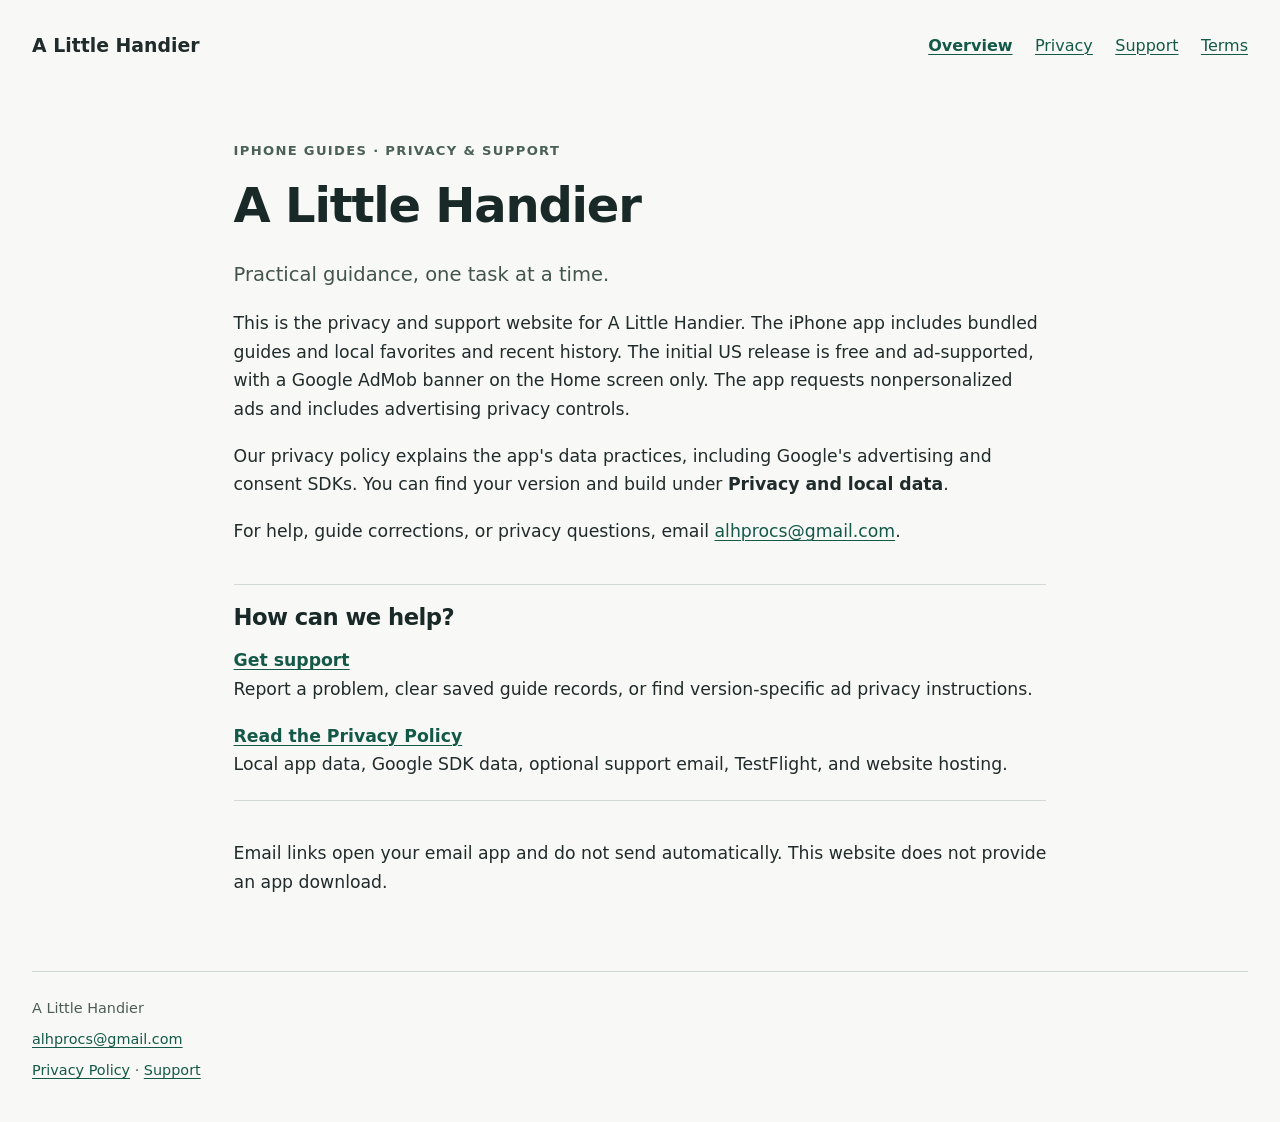
<file: index.html>
<!doctype html>
<html lang="en">
<head>
  <meta charset="utf-8">
  <meta name="viewport" content="width=device-width, initial-scale=1">
  <meta name="referrer" content="no-referrer">
  <meta http-equiv="Content-Security-Policy" content="default-src 'none'; style-src 'self'; base-uri 'none'; form-action 'none'">
  <title>A Little Handier Privacy and Support</title>
  <link rel="canonical" href="https://logantc-sudo.github.io/">
  <meta name="description" content="Privacy and support for A Little Handier, an iPhone guide app.">
  <link rel="stylesheet" href="styles.css">
</head>
<body>
  <a class="skip-link" href="#main">Skip to content</a>
  <header class="site-header">
    <a class="brand" href="index.html">A Little Handier</a>
    <nav aria-label="Main navigation"><a href="index.html" aria-current="page">Overview</a> <a href="privacy.html">Privacy</a> <a href="support.html">Support</a> <a href="terms.html">Terms</a></nav>
  </header>
  <main id="main" tabindex="-1">
<p class="eyebrow">iPhone guides · Privacy &amp; support</p>
<h1>A Little Handier</h1>
<p class="lede">Practical guidance, one task at a time.</p>
<p>This is the privacy and support website for A Little Handier. The iPhone app includes bundled guides and local favorites and recent history. The initial US release is free and ad-supported, with a Google AdMob banner on the Home screen only. The app requests nonpersonalized ads and includes advertising privacy controls.</p>
<p>Our privacy policy explains the app's data practices, including Google's advertising and consent SDKs. You can find your version and build under <strong>Privacy and local data</strong>.</p>
<p>For help, guide corrections, or privacy questions, email <a href="mailto:alhprocs@gmail.com">alhprocs@gmail.com</a>.</p>
<section class="page-links" aria-label="Privacy and support">
<h2>How can we help?</h2>
<p><a href="support.html">Get support</a><br>Report a problem, clear saved guide records, or find version-specific ad privacy instructions.</p>
<p><a href="privacy.html">Read the Privacy Policy</a><br>Local app data, Google SDK data, optional support email, TestFlight, and website hosting.</p>
</section>
<p>Email links open your email app and do not send automatically. This website does not provide an app download.</p>
  </main>
  <footer class="site-footer">
    <p>A Little Handier</p>
    <p><a href="mailto:alhprocs@gmail.com">alhprocs@gmail.com</a></p>
    <p><a href="privacy.html">Privacy Policy</a> <span aria-hidden="true">·</span> <a href="support.html">Support</a></p>
  </footer>
</body>
</html>
</file>
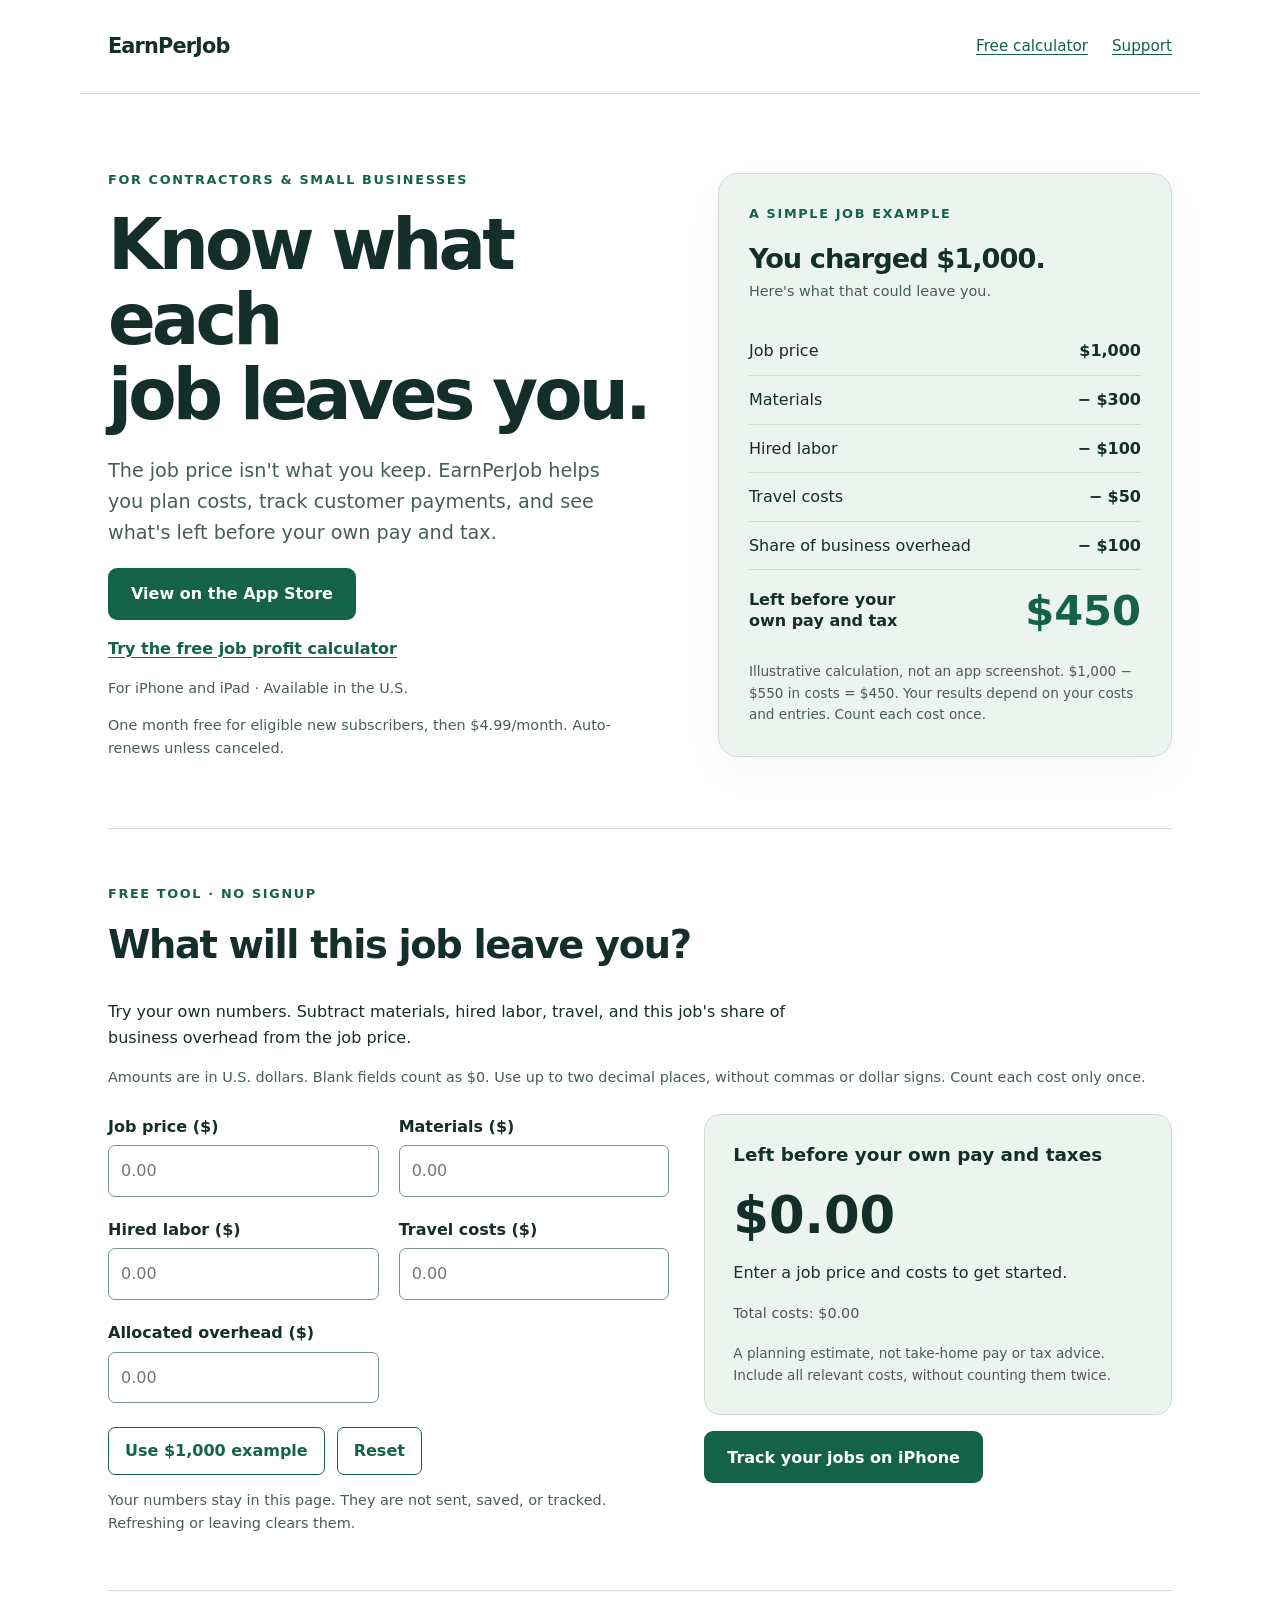
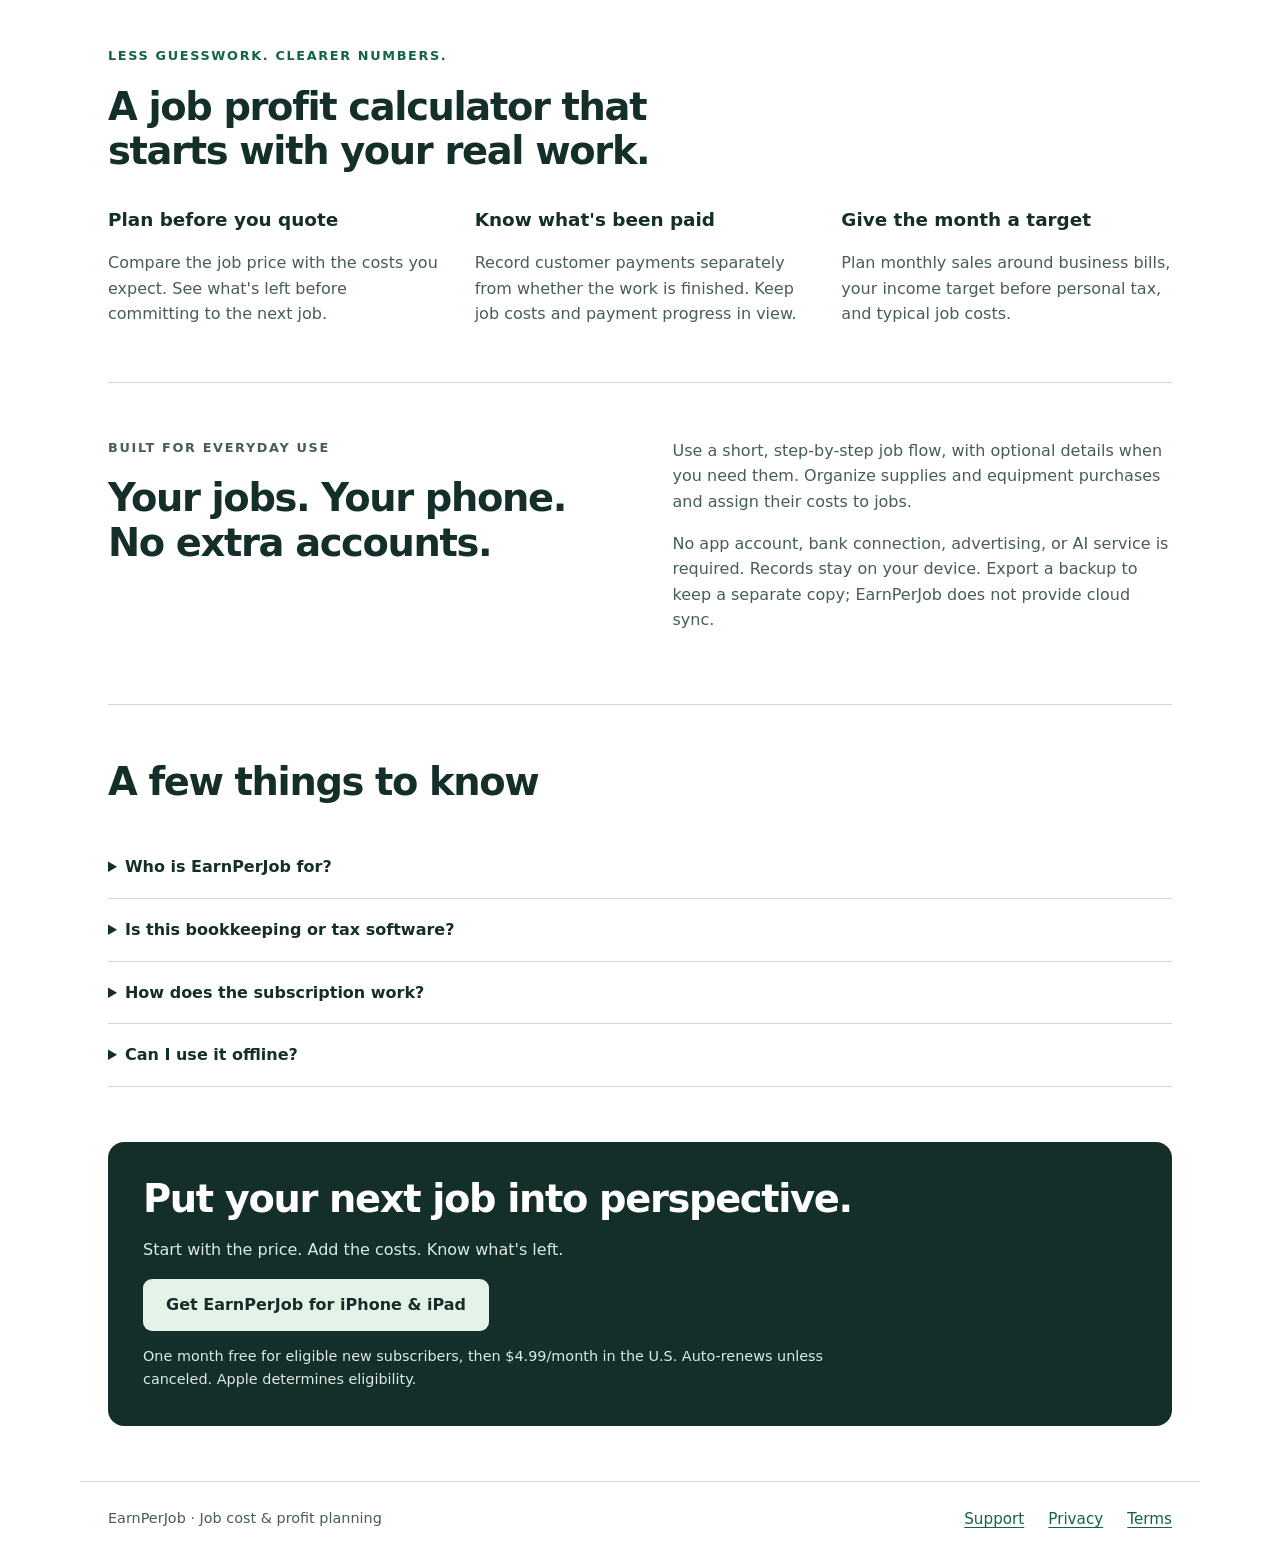
<file: earnperjob/index.html>
<!doctype html>
<html lang="en">
<head>
<meta charset="utf-8">
<meta name="viewport" content="width=device-width, initial-scale=1">
<meta name="description" content="EarnPerJob is a job profit calculator for contractors and small businesses. Plan job costs, track customer payments, and see what's left before your pay and tax.">
<meta name="referrer" content="no-referrer">
<meta http-equiv="Content-Security-Policy" content="default-src 'none'; style-src 'unsafe-inline'; script-src 'sha256-KXZNrXD0RI9CoqWhbAl+Rj/qrYNq8twZpm6u8+sJzBY='; base-uri 'none'; form-action 'none'">
<link rel="canonical" href="https://logantc-sudo.github.io/earnperjob/">
<meta property="og:type" content="website">
<meta property="og:title" content="EarnPerJob: Job Profit Calculator for Contractors">
<meta property="og:description" content="Know what each job leaves you. Plan costs, track customer payments, and set monthly sales goals on iPhone and iPad.">
<meta property="og:url" content="https://logantc-sudo.github.io/earnperjob/">
<title>EarnPerJob: Job Profit Calculator for Contractors</title>
<style>
:root{color-scheme:light;--ink:#142e29;--green:#146348;--soft:#ecf4ef;--muted:#475d56;--line:#cddbd3}*{box-sizing:border-box}html{scroll-behavior:smooth}body{margin:0;color:var(--ink);background:#fff;font:1rem/1.6 system-ui,-apple-system,BlinkMacSystemFont,"Segoe UI",sans-serif}a{color:var(--green);text-underline-offset:.2em}a:focus-visible,summary:focus-visible{outline:3px solid #c76511;outline-offset:5px}header,main,footer{max-width:1120px;margin:auto;padding-left:28px;padding-right:28px}header{display:flex;align-items:center;justify-content:space-between;gap:20px;min-height:94px;border-bottom:1px solid var(--line)}.brand{font-size:1.3rem;font-weight:800;letter-spacing:-.04em}nav{display:flex;gap:24px}nav a{font-size:.95rem}h1,h2,h3,p{margin-top:0}h1{font-size:clamp(2.65rem,5.5vw,4.7rem);line-height:1.06;letter-spacing:-.055em;margin-bottom:24px;max-width:680px}h2{font-size:clamp(1.8rem,3vw,2.6rem);line-height:1.16;letter-spacing:-.035em}h3{font-size:1.15rem;line-height:1.3}.hero{padding:76px 0 68px;display:grid;grid-template-columns:1.2fr 1fr;gap:65px;align-items:center}.eyebrow{text-transform:uppercase;letter-spacing:.13em;font-size:.8rem;font-weight:750;color:var(--green);margin-bottom:18px}.lede{font-size:1.2rem;color:var(--muted);max-width:520px}.button{display:inline-flex;align-items:center;justify-content:center;min-height:52px;padding:13px 23px;background:var(--green);border-radius:9px;color:white;text-decoration:none;font-weight:700}.button:hover{background:#0b4934}.fine{font-size:.9rem;color:var(--muted);margin:14px 0 0}.example{background:var(--soft);padding:30px;border:1px solid var(--line);border-radius:20px;box-shadow:0 16px 40px #142e290b}.example h2{font-size:1.7rem;margin-bottom:6px}.example .label{color:var(--muted);font-size:.9rem}dl{margin:24px 0 0}.row{display:flex;justify-content:space-between;gap:20px;padding:11px 0;border-bottom:1px solid var(--line)}dt,dd{margin:0}dd{font-variant-numeric:tabular-nums;font-weight:650;white-space:nowrap}.total{padding-top:20px;border:0;align-items:center}.total dd{font-size:2.6rem;color:var(--green);line-height:1}.total dt{max-width:180px;font-weight:700;line-height:1.3}.note{font-size:.85rem;color:var(--muted);margin:18px 0 0}.section{border-top:1px solid var(--line);padding:55px 0}.features{display:grid;grid-template-columns:repeat(3,1fr);gap:36px;margin-top:34px}.features p{color:var(--muted);margin-bottom:0}.split{display:grid;grid-template-columns:1fr 1fr;gap:65px}.split p{color:var(--muted)}details{border-bottom:1px solid var(--line);padding:18px 0}summary{font-weight:650;cursor:pointer;padding-right:12px}details p{margin:12px 0 0;max-width:850px;color:var(--muted)}.closing{padding:35px;border-radius:16px;background:var(--ink);color:white;margin-bottom:55px}.closing h2{margin-bottom:16px}.closing p{max-width:740px;color:#dceae2}.closing .button{background:#e3f3e8;color:var(--ink)}.closing a:not(.button){color:#dceae2}footer{padding-top:25px;padding-bottom:35px;border-top:1px solid var(--line);font-size:.9rem;color:var(--muted);display:flex;justify-content:space-between;gap:24px;flex-wrap:wrap}footer p{margin:0}.skip{position:absolute;left:16px;top:-80px;padding:12px;background:#fff;z-index:2}.skip:focus{top:10px}@media(max-width:760px){header,main,footer{padding-left:22px;padding-right:22px}header{min-height:80px}nav{gap:16px}.hero{grid-template-columns:1fr;gap:35px;padding:45px 0}.features,.split{grid-template-columns:1fr;gap:27px}.section{padding:38px 0}.example{padding:24px}.closing{padding:25px;margin-bottom:38px}.total dd{font-size:2.3rem}}@media(prefers-reduced-motion:reduce){html{scroll-behavior:auto}}

.calc-layout{display:grid;grid-template-columns:minmax(0,1.2fr) minmax(0,1fr);gap:35px;align-items:start}.calc-fields{display:grid;grid-template-columns:repeat(2,minmax(0,1fr));gap:20px}.calc-field label{display:block;font-weight:650;margin-bottom:6px}.calc-field input{width:100%;min-width:0;border:1px solid #7b9286;border-radius:7px;padding:12px;font:inherit;color:var(--ink);background:white}.calc-field input:focus-visible,.calc-actions button:focus-visible{outline:3px solid #c76511;outline-offset:3px}.calc-field input[aria-invalid=true]{border:2px solid #a12b26}.calc-error{display:block;color:#a12b26;font-size:.9rem;margin-top:5px}.calc-error:empty{display:none}.calc-actions{display:flex;flex-wrap:wrap;gap:12px;margin-top:24px}.calc-actions button{font:inherit;font-weight:650;cursor:pointer;border:1px solid var(--green);background:white;color:var(--green);border-radius:7px;min-height:48px;padding:10px 16px}.calc-result{padding:28px;background:var(--soft);border:1px solid var(--line);border-radius:16px;min-width:0}.calc-result output{display:block;font-size:clamp(2rem,4vw,3.2rem);font-weight:800;line-height:1.2;overflow-wrap:anywhere;margin:14px 0}.calc-result .loss{color:#a12b26}.calc-result p:last-child{margin-bottom:0}.calc-intro{max-width:750px}.hero-calc{margin-top:16px;font-weight:650}.calc-section{scroll-margin-top:20px}@media(max-width:760px){.calc-layout{grid-template-columns:minmax(0,1fr)}.calc-fields{gap:16px}.calc-result{padding:22px}}@media(max-width:380px){.calc-fields{grid-template-columns:minmax(0,1fr)}header{flex-wrap:wrap;padding-top:16px;padding-bottom:16px;gap:12px}nav{flex-wrap:wrap}}
</style>
</head>
<body>
<a class="skip" href="#main">Skip to content</a>
<header><span class="brand">EarnPerJob</span><nav aria-label="Main navigation"><a href="#calculator">Free calculator</a><a href="support.html">Support</a></nav></header>
<main id="main">
<section class="hero" aria-labelledby="headline">
<div><p class="eyebrow">For contractors &amp; small businesses</p><h1 id="headline">Know what each<br>job leaves you.</h1><p class="lede">The job price isn't what you keep. EarnPerJob helps you plan costs, track customer payments, and see what's left before your own pay and tax.</p><a class="button" href="https://apps.apple.com/us/app/earnperjob/id6832246798">View on the App Store</a><p class="hero-calc"><a href="#calculator">Try the free job profit calculator</a></p><p class="fine">For iPhone and iPad · Available in the U.S.</p><p class="fine">One month free for eligible new subscribers, then $4.99/month. Auto-renews unless canceled.</p></div>
<aside class="example" id="example" aria-labelledby="example-title"><p class="eyebrow">A simple job example</p><h2 id="example-title">You charged $1,000.</h2><p class="label">Here's what that could leave you.</p><dl><div class="row"><dt>Job price</dt><dd>$1,000</dd></div><div class="row"><dt>Materials</dt><dd>− $300</dd></div><div class="row"><dt>Hired labor</dt><dd>− $100</dd></div><div class="row"><dt>Travel costs</dt><dd>− $50</dd></div><div class="row"><dt>Share of business overhead</dt><dd>− $100</dd></div><div class="row total"><dt>Left before your own pay and tax</dt><dd>$450</dd></div></dl><p class="note">Illustrative calculation, not an app screenshot. $1,000 − $550 in costs = $450. Your results depend on your costs and entries. Count each cost once.</p></aside>
</section>
<section class="section calc-section" id="calculator" aria-labelledby="calc-title"><p class="eyebrow">Free tool · No signup</p><h2 id="calc-title">What will this job leave you?</h2><p class="calc-intro">Try your own numbers. Subtract materials, hired labor, travel, and this job's share of business overhead from the job price.</p><p class="fine" id="calc-help">Amounts are in U.S. dollars. Blank fields count as $0. Use up to two decimal places, without commas or dollar signs. Count each cost only once.</p><div class="calc-layout" style="margin-top:24px"><div><div class="calc-fields"><div class="calc-field"><label for="calc-price">Job price ($)</label><input id="calc-price" name="price" type="text" inputmode="decimal" autocomplete="off" spellcheck="false" placeholder="0.00" aria-describedby="calc-help error-price"><span class="calc-error" id="error-price"></span></div><div class="calc-field"><label for="calc-materials">Materials ($)</label><input id="calc-materials" name="materials" type="text" inputmode="decimal" autocomplete="off" spellcheck="false" placeholder="0.00" aria-describedby="calc-help error-materials"><span class="calc-error" id="error-materials"></span></div><div class="calc-field"><label for="calc-labor">Hired labor ($)</label><input id="calc-labor" name="labor" type="text" inputmode="decimal" autocomplete="off" spellcheck="false" placeholder="0.00" aria-describedby="calc-help error-labor"><span class="calc-error" id="error-labor"></span></div><div class="calc-field"><label for="calc-travel">Travel costs ($)</label><input id="calc-travel" name="travel" type="text" inputmode="decimal" autocomplete="off" spellcheck="false" placeholder="0.00" aria-describedby="calc-help error-travel"><span class="calc-error" id="error-travel"></span></div><div class="calc-field"><label for="calc-overhead">Allocated overhead ($)</label><input id="calc-overhead" name="overhead" type="text" inputmode="decimal" autocomplete="off" spellcheck="false" placeholder="0.00" aria-describedby="calc-help error-overhead"><span class="calc-error" id="error-overhead"></span></div></div><div class="calc-actions"><button type="button" id="calc-example">Use $1,000 example</button><button type="button" id="calc-reset">Reset</button></div><p class="fine">Your numbers stay in this page. They are not sent, saved, or tracked. Refreshing or leaving clears them.</p></div><div><div class="calc-result" aria-live="polite" aria-atomic="true"><h3>Left before your own pay and taxes</h3><output id="calc-result" for="calc-price calc-materials calc-labor calc-travel calc-overhead">$0.00</output><p id="calc-status">Enter a job price and costs to get started.</p><p class="fine" id="calc-costs">Total costs: $0.00</p><p class="note">A planning estimate, not take-home pay or tax advice. Include all relevant costs, without counting them twice.</p></div><p style="margin:16px 0 0"><a class="button" href="https://apps.apple.com/us/app/earnperjob/id6832246798">Track your jobs on iPhone</a></p></div></div><noscript><p>This calculator needs JavaScript. The worked example above is still available.</p></noscript></section>
<section class="section" aria-labelledby="features-title"><p class="eyebrow">Less guesswork. Clearer numbers.</p><h2 id="features-title">A job profit calculator that<br>starts with your real work.</h2><div class="features"><div><h3>Plan before you quote</h3><p>Compare the job price with the costs you expect. See what's left before committing to the next job.</p></div><div><h3>Know what's been paid</h3><p>Record customer payments separately from whether the work is finished. Keep job costs and payment progress in view.</p></div><div><h3>Give the month a target</h3><p>Plan monthly sales around business bills, your income target before personal tax, and typical job costs.</p></div></div></section>
<section class="section split" aria-labelledby="simple-title"><div><p class="eyebrow">Built for everyday use</p><h2 id="simple-title">Your jobs. Your phone.<br>No extra accounts.</h2></div><div><p>Use a short, step-by-step job flow, with optional details when you need them. Organize supplies and equipment purchases and assign their costs to jobs.</p><p>No app account, bank connection, advertising, or AI service is required. Records stay on your device. Export a backup to keep a separate copy; EarnPerJob does not provide cloud sync.</p></div></section>
<section class="section" aria-labelledby="faq-title"><h2 id="faq-title">A few things to know</h2><details><summary>Who is EarnPerJob for?</summary><p>Contractors, handymen, and other small service businesses that want a clearer picture of job costs and what's left from each job. Calculations use U.S. dollars.</p></details><details><summary>Is this bookkeeping or tax software?</summary><p>No. EarnPerJob provides planning estimates based on your entries. The amount left from a job is before your own pay and tax. It is not bookkeeping, tax filing, or professional accounting advice.</p></details><details><summary>How does the subscription work?</summary><p>An active Apple-managed subscription is required to create or edit records. Eligible new subscribers get one month free, then $4.99 per month in the U.S., renewing automatically unless canceled. Apple determines trial eligibility. Check the App Store purchase screen before confirming and manage or cancel your subscription through Apple. You can still view and export saved records without an active subscription.</p></details><details><summary>Can I use it offline?</summary><p>Saved records and calculations are local. Existing Apple-verified subscription access can continue while its verified validity remains current. Purchases, restoring purchases, and subscription updates may require an internet connection. See <a href="support.html">support</a> for details.</p></details></section>
<section class="closing" aria-labelledby="download-title"><h2 id="download-title">Put your next job into perspective.</h2><p>Start with the price. Add the costs. Know what's left.</p><a class="button" href="https://apps.apple.com/us/app/earnperjob/id6832246798">Get EarnPerJob for iPhone &amp; iPad</a><p class="fine">One month free for eligible new subscribers, then $4.99/month in the U.S. Auto-renews unless canceled. Apple determines eligibility.</p></section>
</main>
<footer><p>EarnPerJob · Job cost &amp; profit planning</p><nav aria-label="Legal and help"><a href="support.html">Support</a><a href="privacy.html">Privacy</a><a href="https://www.apple.com/legal/internet-services/itunes/dev/stdeula/">Terms</a></nav></footer>
<script>
(() => {
  'use strict';
  const keys = ['price', 'materials', 'labor', 'travel', 'overhead'];
  const fields = keys.map(key => document.getElementById('calc-' + key));
  const output = document.getElementById('calc-result');
  const status = document.getElementById('calc-status');
  const costs = document.getElementById('calc-costs');
  function cents(raw) {
    const text = raw.trim();
    if (text === '') return 0;
    if (!/^(?:\d+(?:\.\d{0,2})?|\.\d{1,2})$/.test(text)) return null;
    const parts = text.split('.');
    const whole = parts[0] || '0';
    if (whole.length > 7) return null;
    const value = Number(whole) * 100 + Number(((parts[1] || '') + '00').slice(0, 2));
    return Number.isSafeInteger(value) && value <= 999999999 ? value : null;
  }
  function money(value) {
    const absolute = Math.abs(value);
    return (value < 0 ? '-$' : '$') + Math.floor(absolute / 100).toLocaleString('en-US') + '.' + String(absolute % 100).padStart(2, '0');
  }
  function update() {
    const values = fields.map((field, i) => {
      const value = cents(field.value);
      field.setAttribute('aria-invalid', String(value === null));
      document.getElementById('error-' + keys[i]).textContent = value === null ? 'Enter $0 to $9,999,999.99, using up to 2 decimals and no symbols.' : '';
      return value;
    });
    output.classList.remove('loss');
    if (values.some(value => value === null)) {
      output.textContent = 'Check amounts';
      status.textContent = 'Correct the highlighted fields to see a result.';
      costs.textContent = 'Total costs: unavailable';
      return;
    }
    const total = values.slice(1).reduce((sum, value) => sum + value, 0);
    const remaining = values[0] - total;
    output.textContent = money(remaining);
    costs.textContent = 'Total costs: ' + money(total);
    output.classList.toggle('loss', remaining < 0);
    status.textContent = fields.every(field => field.value.trim() === '') ? 'Enter a job price and costs to get started.' : remaining < 0 ? 'Costs exceed the job price. This job shows a loss before your own pay and taxes.' : remaining === 0 ? 'Break-even on these costs. Nothing remains for your own pay or taxes.' : 'This is what remains after the costs entered, before your own pay and taxes.';
  }
  fields.forEach(field => field.addEventListener('input', update));
  document.getElementById('calc-example').addEventListener('click', () => {
    [1000, 300, 100, 50, 100].forEach((value, i) => { fields[i].value = String(value); }); update();
  });
  document.getElementById('calc-reset').addEventListener('click', () => {
    fields.forEach(field => { field.value = ''; }); update(); fields[0].focus();
  });
  window.addEventListener('pageshow', () => { fields.forEach(field => { field.value = ''; }); update(); });
  update();
})();
</script>
</body>
</html>
</file>
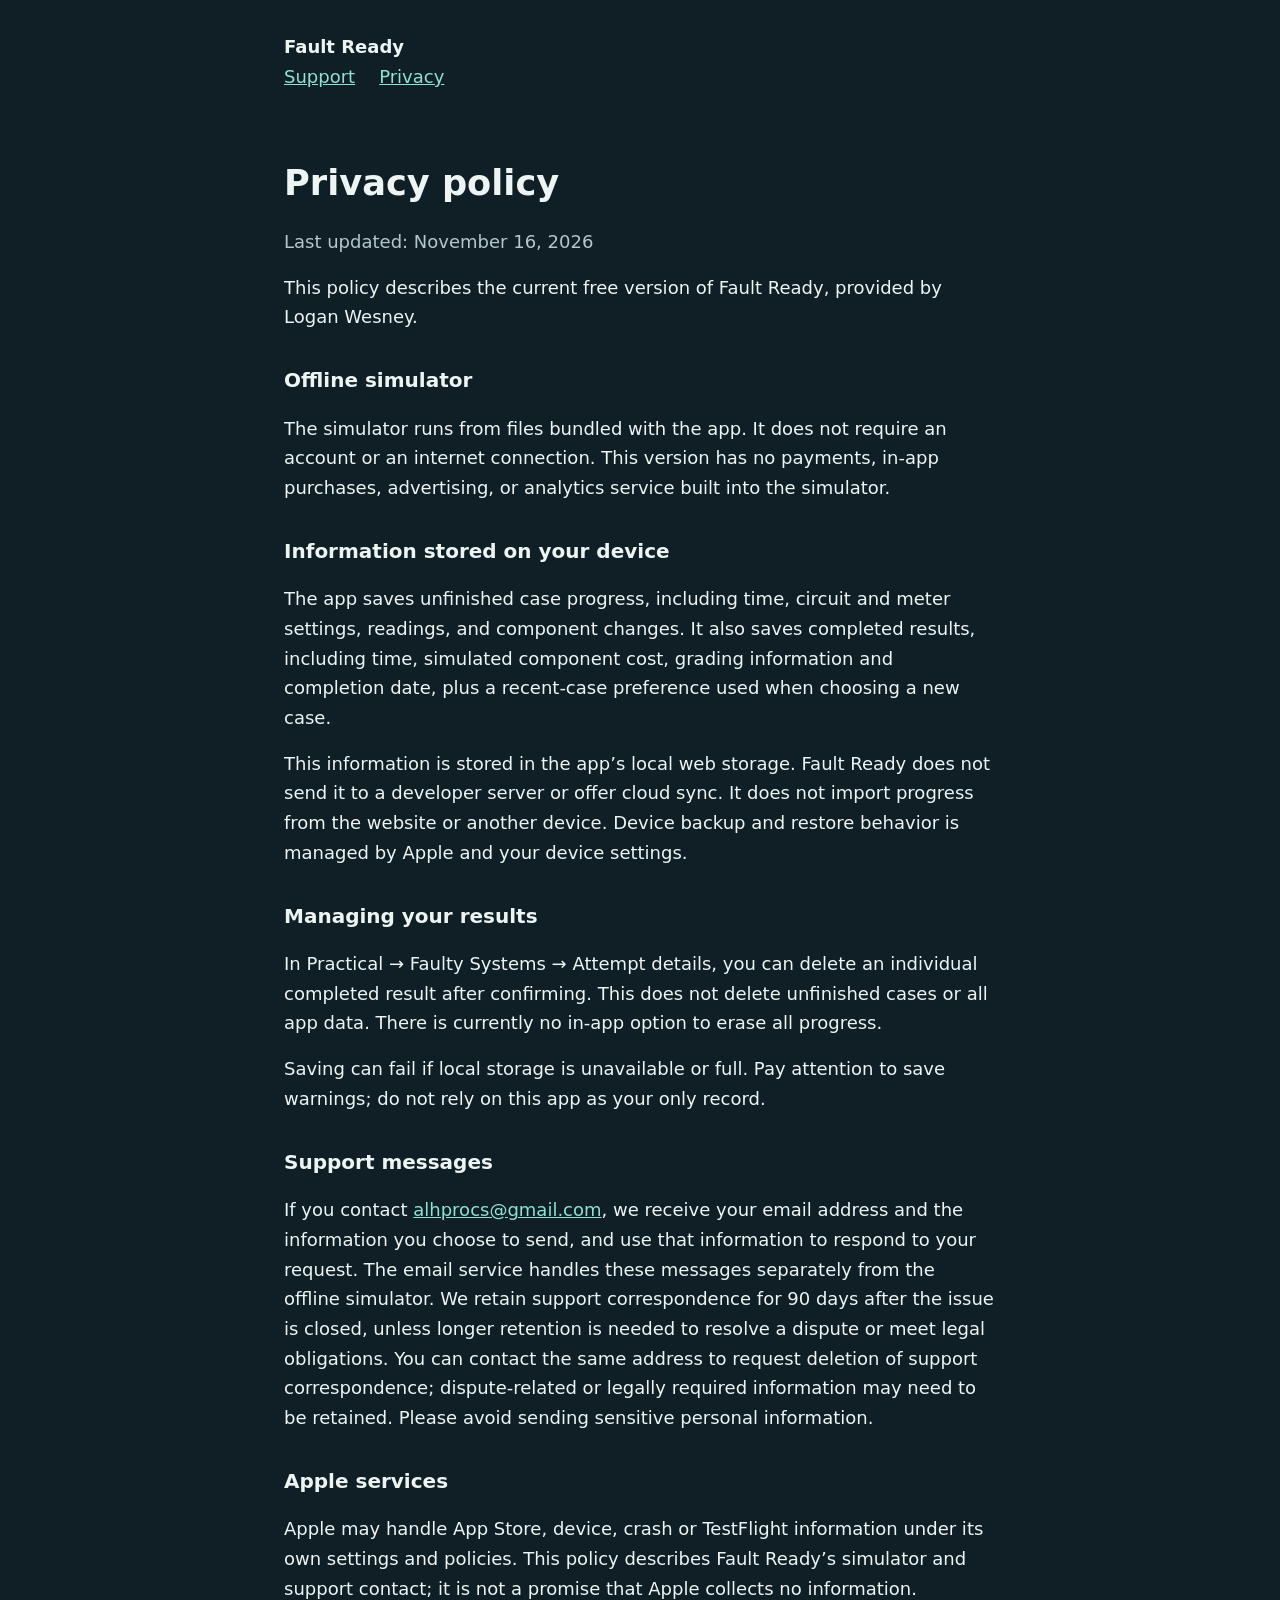
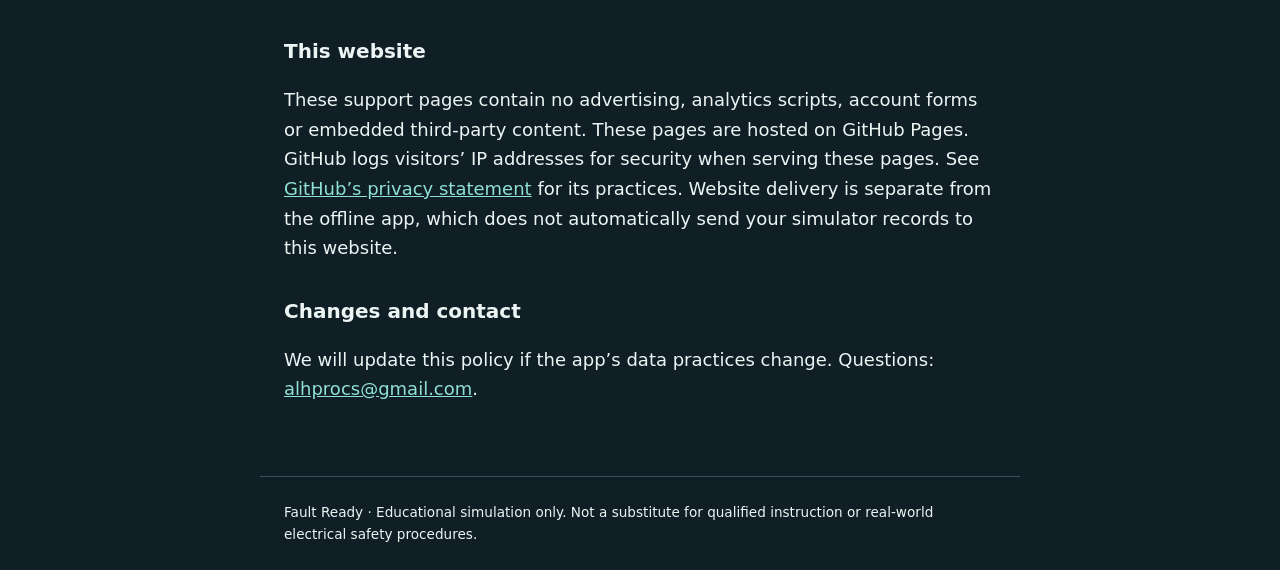
<file: fault-ready/privacy/index.html>
<!doctype html><html lang="en"><head><meta charset="utf-8"><meta name="referrer" content="no-referrer"><meta name="viewport" content="width=device-width,initial-scale=1"><meta http-equiv="Content-Security-Policy" content="default-src 'none'; style-src 'self'; base-uri 'none'; form-action 'none'"><title>Privacy · Fault Ready</title><link rel="stylesheet" href="../style.css"></head><body><header><strong>Fault Ready</strong><nav aria-label="Support navigation"><a href="../support/">Support</a><a href="../privacy/">Privacy</a></nav></header><main id="main"><h1>Privacy policy</h1><p class="muted">Last updated: November 16, 2026</p><p>This policy describes the current free version of Fault Ready, provided by Logan Wesney.</p><h2>Offline simulator</h2><p>The simulator runs from files bundled with the app. It does not require an account or an internet connection. This version has no payments, in-app purchases, advertising, or analytics service built into the simulator.</p><h2>Information stored on your device</h2><p>The app saves unfinished case progress, including time, circuit and meter settings, readings, and component changes. It also saves completed results, including time, simulated component cost, grading information and completion date, plus a recent-case preference used when choosing a new case.</p><p>This information is stored in the app’s local web storage. Fault Ready does not send it to a developer server or offer cloud sync. It does not import progress from the website or another device. Device backup and restore behavior is managed by Apple and your device settings.</p><h2>Managing your results</h2><p>In Practical → Faulty Systems → Attempt details, you can delete an individual completed result after confirming. This does not delete unfinished cases or all app data. There is currently no in-app option to erase all progress.</p><p>Saving can fail if local storage is unavailable or full. Pay attention to save warnings; do not rely on this app as your only record.</p><h2>Support messages</h2><p>If you contact <a href="mailto:alhprocs@gmail.com">alhprocs@gmail.com</a>, we receive your email address and the information you choose to send, and use that information to respond to your request. The email service handles these messages separately from the offline simulator. We retain support correspondence for 90 days after the issue is closed, unless longer retention is needed to resolve a dispute or meet legal obligations. You can contact the same address to request deletion of support correspondence; dispute-related or legally required information may need to be retained. Please avoid sending sensitive personal information.</p><h2>Apple services</h2><p>Apple may handle App Store, device, crash or TestFlight information under its own settings and policies. This policy describes Fault Ready’s simulator and support contact; it is not a promise that Apple collects no information.</p><h2>This website</h2><p>These support pages contain no advertising, analytics scripts, account forms or embedded third-party content. These pages are hosted on GitHub Pages. GitHub logs visitors’ IP addresses for security when serving these pages. See <a href="https://docs.github.com/en/site-policy/privacy-policies/github-general-privacy-statement">GitHub’s privacy statement</a> for its practices. Website delivery is separate from the offline app, which does not automatically send your simulator records to this website.</p><h2>Changes and contact</h2><p>We will update this policy if the app’s data practices change. Questions: <a href="mailto:alhprocs@gmail.com">alhprocs@gmail.com</a>.</p></main><footer>Fault Ready · Educational simulation only. Not a substitute for qualified instruction or real-world electrical safety procedures.</footer></body></html>
</file>
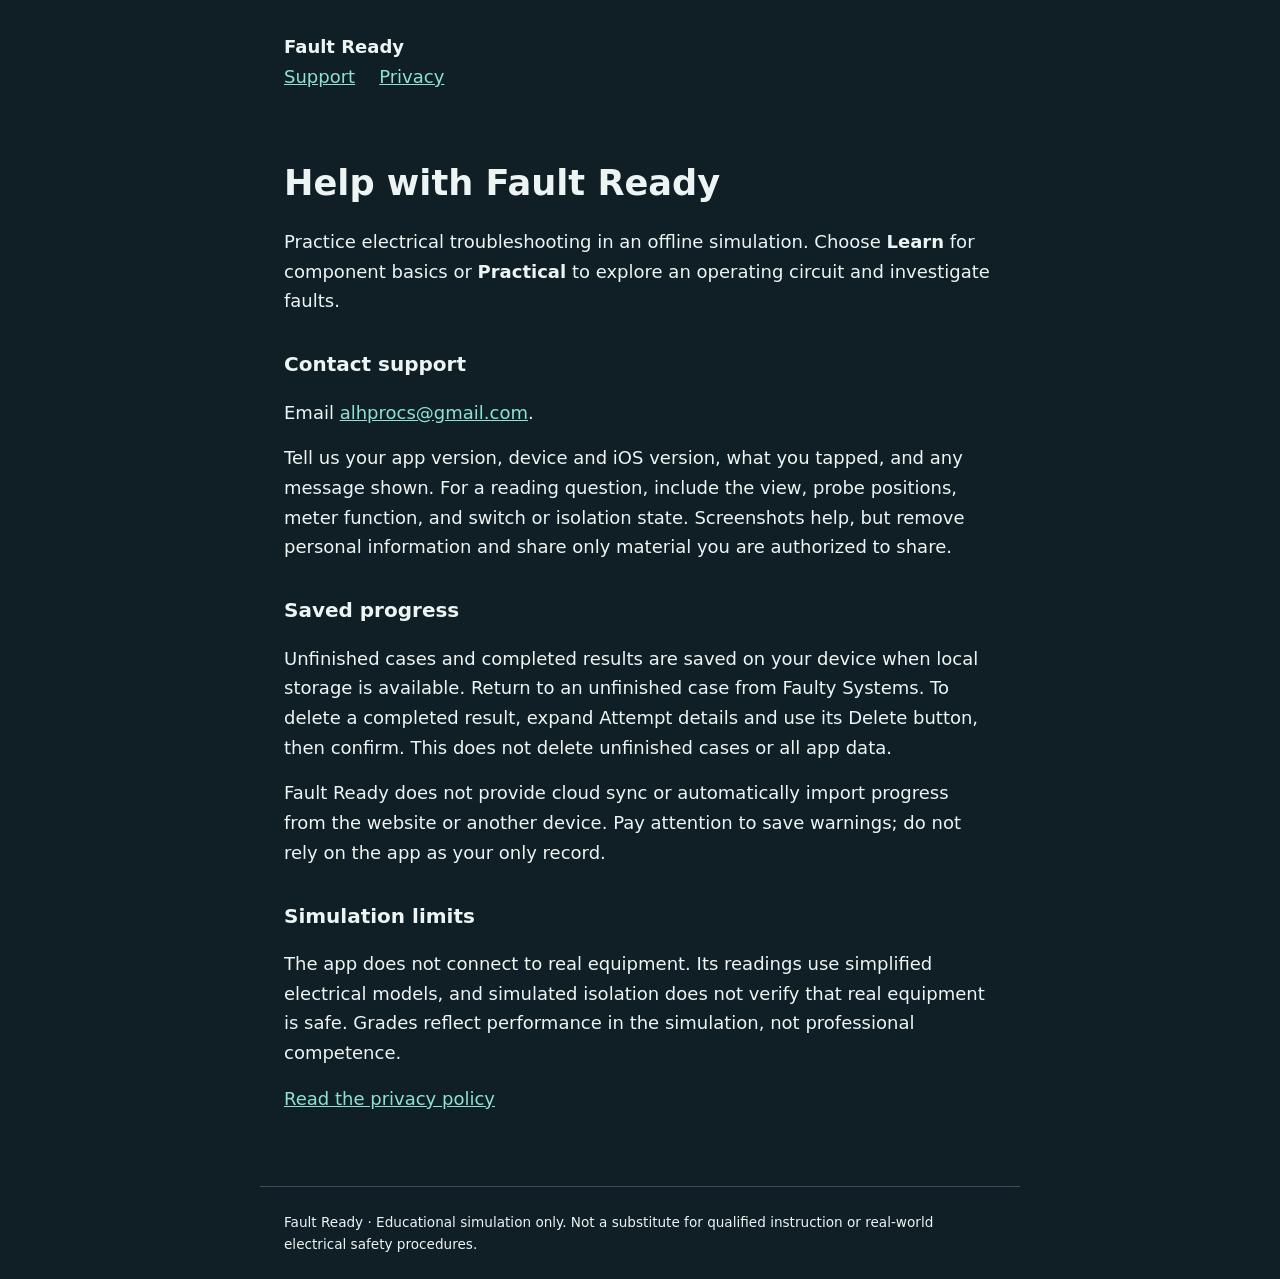
<file: fault-ready/support/index.html>
<!doctype html><html lang="en"><head><meta charset="utf-8"><meta name="referrer" content="no-referrer"><meta name="viewport" content="width=device-width,initial-scale=1"><meta http-equiv="Content-Security-Policy" content="default-src 'none'; style-src 'self'; base-uri 'none'; form-action 'none'"><title>Support · Fault Ready</title><link rel="stylesheet" href="../style.css"></head><body><header><strong>Fault Ready</strong><nav aria-label="Support navigation"><a href="../support/">Support</a><a href="../privacy/">Privacy</a></nav></header><main id="main"><h1>Help with Fault Ready</h1><p>Practice electrical troubleshooting in an offline simulation. Choose <strong>Learn</strong> for component basics or <strong>Practical</strong> to explore an operating circuit and investigate faults.</p><h2>Contact support</h2><p>Email <a href="mailto:alhprocs@gmail.com">alhprocs@gmail.com</a>.</p><p>Tell us your app version, device and iOS version, what you tapped, and any message shown. For a reading question, include the view, probe positions, meter function, and switch or isolation state. Screenshots help, but remove personal information and share only material you are authorized to share.</p><h2>Saved progress</h2><p>Unfinished cases and completed results are saved on your device when local storage is available. Return to an unfinished case from Faulty Systems. To delete a completed result, expand Attempt details and use its Delete button, then confirm. This does not delete unfinished cases or all app data.</p><p>Fault Ready does not provide cloud sync or automatically import progress from the website or another device. Pay attention to save warnings; do not rely on the app as your only record.</p><h2>Simulation limits</h2><p>The app does not connect to real equipment. Its readings use simplified electrical models, and simulated isolation does not verify that real equipment is safe. Grades reflect performance in the simulation, not professional competence.</p><p><a href="../privacy/">Read the privacy policy</a></p></main><footer>Fault Ready · Educational simulation only. Not a substitute for qualified instruction or real-world electrical safety procedures.</footer></body></html>
</file>
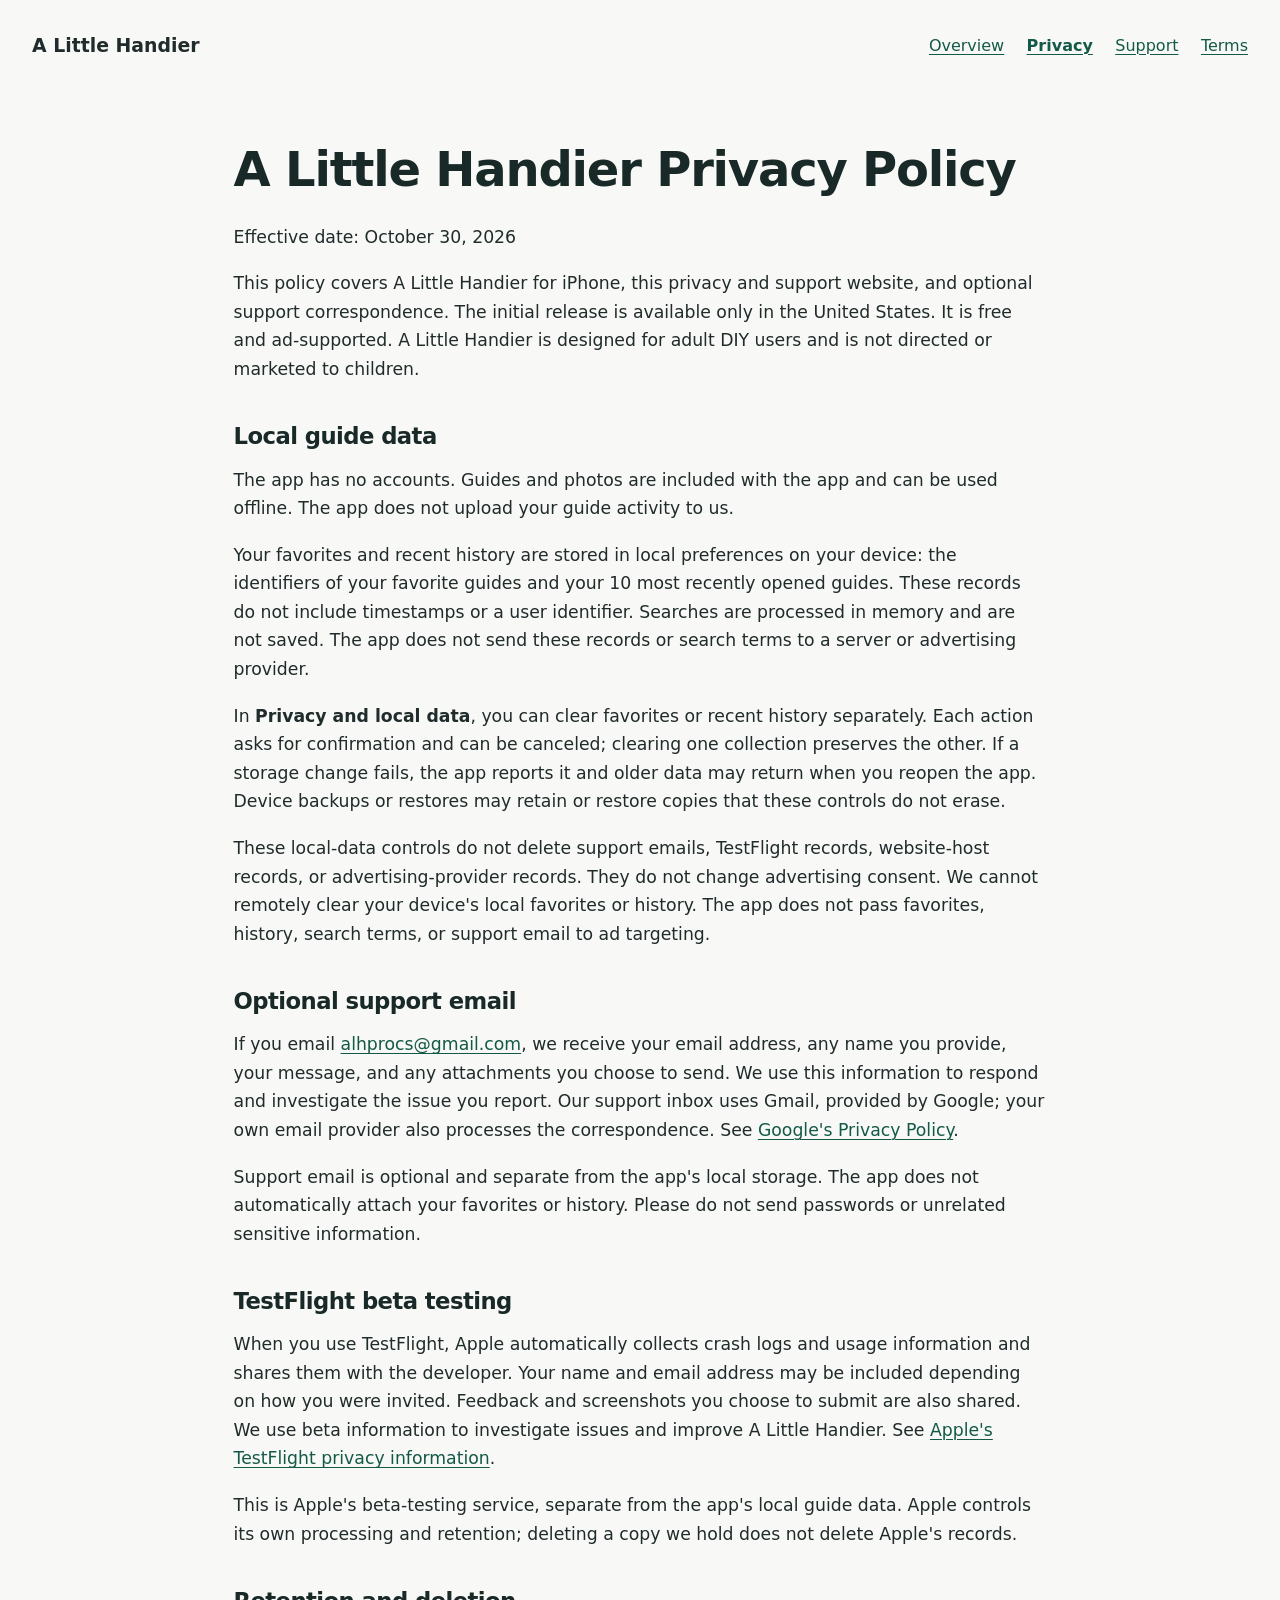
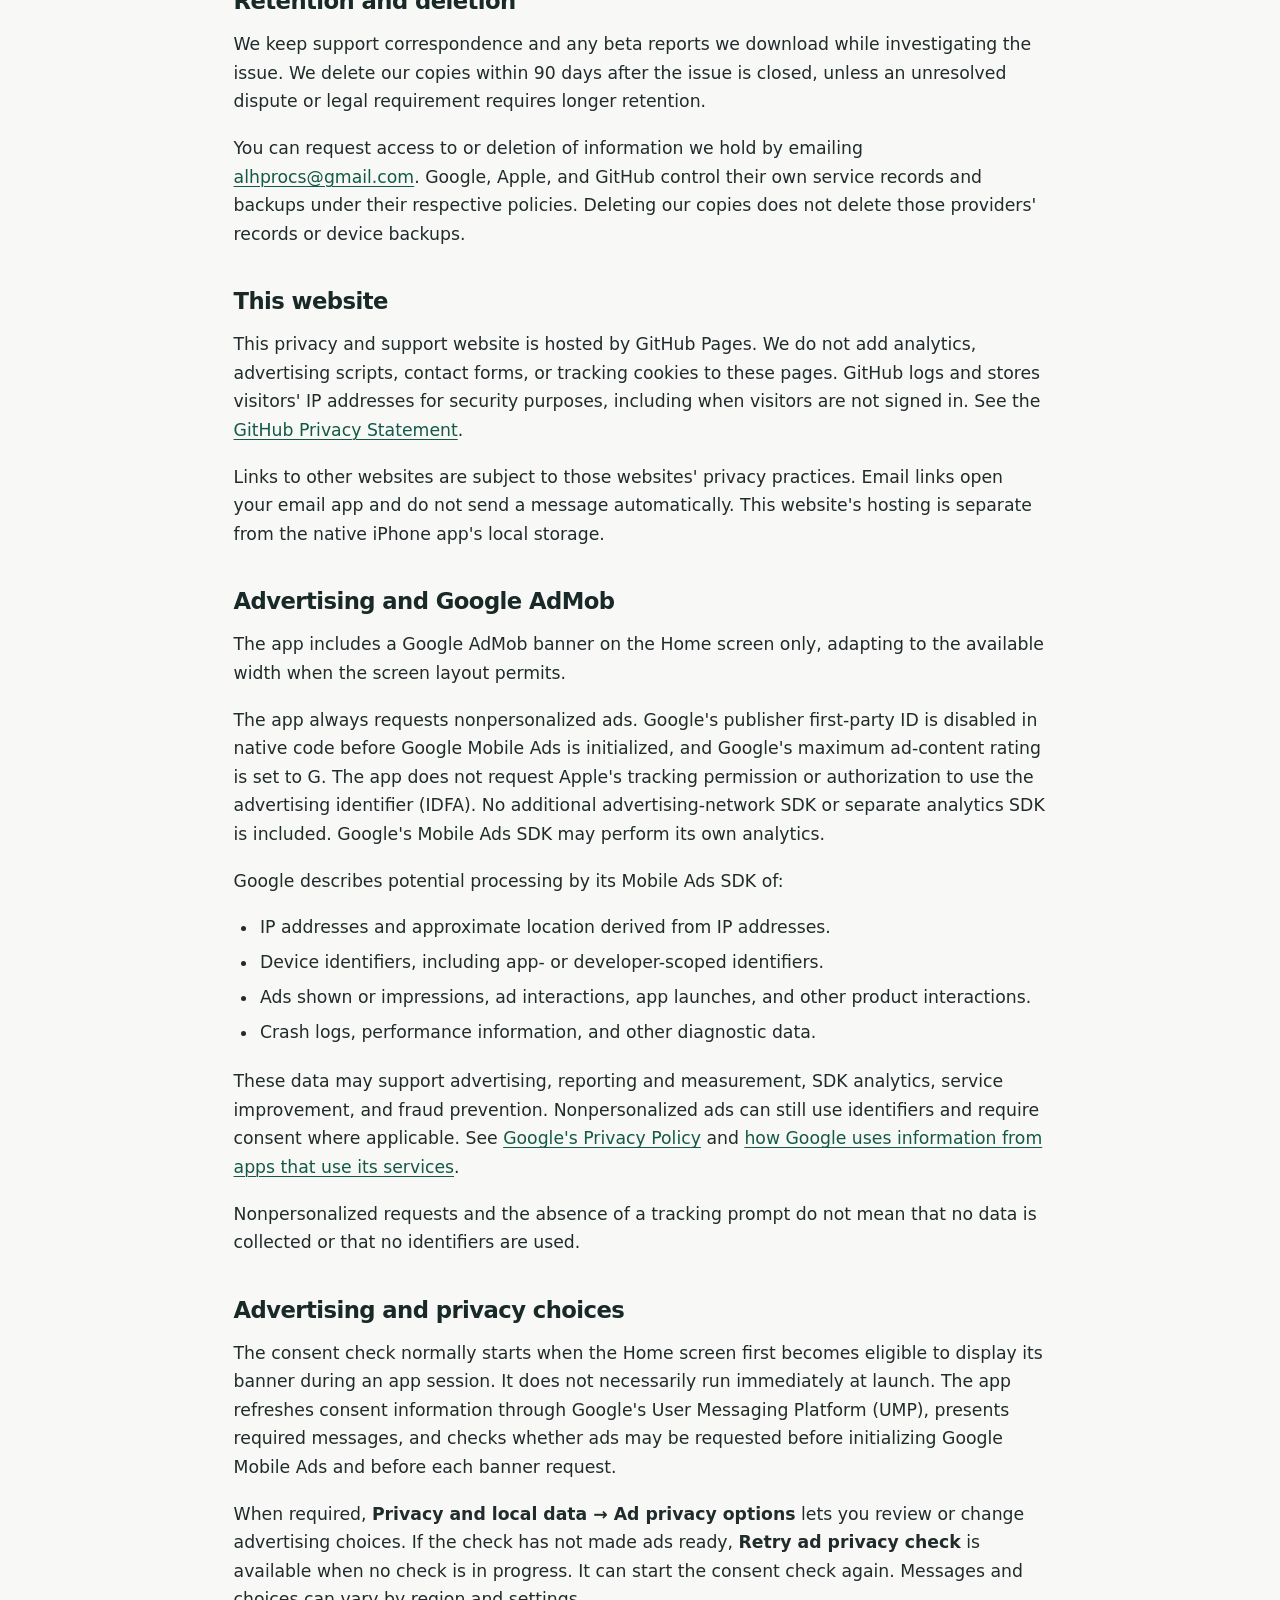
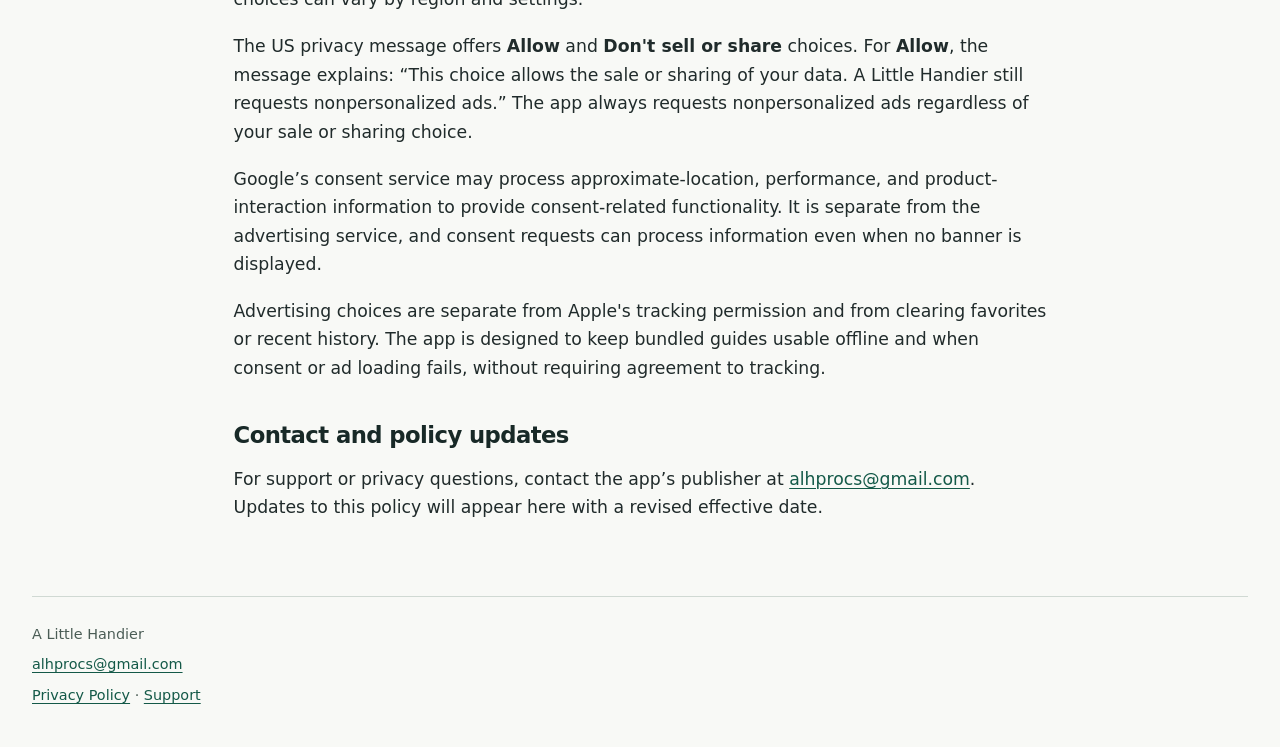
<file: privacy.html>
<!doctype html>
<html lang="en">
<head>
  <meta charset="utf-8">
  <meta name="viewport" content="width=device-width, initial-scale=1">
  <meta name="referrer" content="no-referrer">
  <meta http-equiv="Content-Security-Policy" content="default-src 'none'; style-src 'self'; base-uri 'none'; form-action 'none'">
  <title>A Little Handier Privacy Policy</title>
  <link rel="canonical" href="https://logantc-sudo.github.io/privacy.html">
  <meta name="description" content="Privacy and support for A Little Handier, an iPhone guide app.">
  <link rel="stylesheet" href="styles.css">
</head>
<body>
  <a class="skip-link" href="#main">Skip to content</a>
  <header class="site-header">
    <a class="brand" href="index.html">A Little Handier</a>
    <nav aria-label="Main navigation"><a href="index.html">Overview</a> <a href="privacy.html" aria-current="page">Privacy</a> <a href="support.html">Support</a> <a href="terms.html">Terms</a></nav>
  </header>
  <main id="main" tabindex="-1">
<h1>A Little Handier Privacy Policy</h1>
<p>Effective date: October 30, 2026</p>
<p>This policy covers A Little Handier for iPhone, this privacy and support website, and optional support correspondence. The initial release is available only in the United States. It is free and ad-supported. A Little Handier is designed for adult DIY users and is not directed or marketed to children.</p>
<h2>Local guide data</h2>
<p>The app has no accounts. Guides and photos are included with the app and can be used offline. The app does not upload your guide activity to us.</p>
<p>Your favorites and recent history are stored in local preferences on your device: the identifiers of your favorite guides and your 10 most recently opened guides. These records do not include timestamps or a user identifier. Searches are processed in memory and are not saved. The app does not send these records or search terms to a server or advertising provider.</p>
<p>In <strong>Privacy and local data</strong>, you can clear favorites or recent history separately. Each action asks for confirmation and can be canceled; clearing one collection preserves the other. If a storage change fails, the app reports it and older data may return when you reopen the app. Device backups or restores may retain or restore copies that these controls do not erase.</p>
<p>These local-data controls do not delete support emails, TestFlight records, website-host records, or advertising-provider records. They do not change advertising consent. We cannot remotely clear your device's local favorites or history. The app does not pass favorites, history, search terms, or support email to ad targeting.</p>
<h2>Optional support email</h2>
<p>If you email <a href="mailto:alhprocs@gmail.com" rel="noreferrer">alhprocs@gmail.com</a>, we receive your email address, any name you provide, your message, and any attachments you choose to send. We use this information to respond and investigate the issue you report. Our support inbox uses Gmail, provided by Google; your own email provider also processes the correspondence. See <a href="https://policies.google.com/privacy" rel="noreferrer">Google's Privacy Policy</a>.</p>
<p>Support email is optional and separate from the app's local storage. The app does not automatically attach your favorites or history. Please do not send passwords or unrelated sensitive information.</p>
<h2>TestFlight beta testing</h2>
<p>When you use TestFlight, Apple automatically collects crash logs and usage information and shares them with the developer. Your name and email address may be included depending on how you were invited. Feedback and screenshots you choose to submit are also shared. We use beta information to investigate issues and improve A Little Handier. See <a href="https://www.apple.com/legal/privacy/data/en/test-flight/" rel="noreferrer">Apple's TestFlight privacy information</a>.</p>
<p>This is Apple's beta-testing service, separate from the app's local guide data. Apple controls its own processing and retention; deleting a copy we hold does not delete Apple's records.</p>
<h2>Retention and deletion</h2>
<p>We keep support correspondence and any beta reports we download while investigating the issue. We delete our copies within 90 days after the issue is closed, unless an unresolved dispute or legal requirement requires longer retention.</p>
<p>You can request access to or deletion of information we hold by emailing <a href="mailto:alhprocs@gmail.com" rel="noreferrer">alhprocs@gmail.com</a>. Google, Apple, and GitHub control their own service records and backups under their respective policies. Deleting our copies does not delete those providers' records or device backups.</p>
<h2>This website</h2>
<p>This privacy and support website is hosted by GitHub Pages. We do not add analytics, advertising scripts, contact forms, or tracking cookies to these pages. GitHub logs and stores visitors' IP addresses for security purposes, including when visitors are not signed in. See the <a href="https://docs.github.com/en/site-policy/privacy-policies/github-general-privacy-statement" rel="noreferrer">GitHub Privacy Statement</a>.</p>
<p>Links to other websites are subject to those websites' privacy practices. Email links open your email app and do not send a message automatically. This website's hosting is separate from the native iPhone app's local storage.</p>
<h2>Advertising and Google AdMob</h2>
<p>The app includes a Google AdMob banner on the Home screen only, adapting to the available width when the screen layout permits.</p>
<p>The app always requests nonpersonalized ads. Google's publisher first-party ID is disabled in native code before Google Mobile Ads is initialized, and Google's maximum ad-content rating is set to G. The app does not request Apple's tracking permission or authorization to use the advertising identifier (IDFA). No additional advertising-network SDK or separate analytics SDK is included. Google's Mobile Ads SDK may perform its own analytics.</p>
<p>Google describes potential processing by its Mobile Ads SDK of:</p>
<ul>
<li>IP addresses and approximate location derived from IP addresses.</li>
<li>Device identifiers, including app- or developer-scoped identifiers.</li>
<li>Ads shown or impressions, ad interactions, app launches, and other product interactions.</li>
<li>Crash logs, performance information, and other diagnostic data.</li>
</ul>
<p>These data may support advertising, reporting and measurement, SDK analytics, service improvement, and fraud prevention. Nonpersonalized ads can still use identifiers and require consent where applicable. See <a href="https://policies.google.com/privacy">Google's Privacy Policy</a> and <a href="https://policies.google.com/technologies/partner-sites">how Google uses information from apps that use its services</a>.</p>
<p>Nonpersonalized requests and the absence of a tracking prompt do not mean that no data is collected or that no identifiers are used.</p>
<h2>Advertising and privacy choices</h2>
<p>The consent check normally starts when the Home screen first becomes eligible to display its banner during an app session. It does not necessarily run immediately at launch. The app refreshes consent information through Google's User Messaging Platform (UMP), presents required messages, and checks whether ads may be requested before initializing Google Mobile Ads and before each banner request.</p>
<p>When required, <strong>Privacy and local data → Ad privacy options</strong> lets you review or change advertising choices. If the check has not made ads ready, <strong>Retry ad privacy check</strong> is available when no check is in progress. It can start the consent check again. Messages and choices can vary by region and settings.</p>
<p>The US privacy message offers <strong>Allow</strong> and <strong>Don't sell or share</strong> choices. For <strong>Allow</strong>, the message explains: “This choice allows the sale or sharing of your data. A Little Handier still requests nonpersonalized ads.” The app always requests nonpersonalized ads regardless of your sale or sharing choice.</p>
<p>Google’s consent service may process approximate-location, performance, and product-interaction information to provide consent-related functionality. It is separate from the advertising service, and consent requests can process information even when no banner is displayed.</p>
<p>Advertising choices are separate from Apple's tracking permission and from clearing favorites or recent history. The app is designed to keep bundled guides usable offline and when consent or ad loading fails, without requiring agreement to tracking.</p>
<h2>Contact and policy updates</h2>
<p>For support or privacy questions, contact the app’s publisher at <a href="mailto:alhprocs@gmail.com" rel="noreferrer">alhprocs@gmail.com</a>. Updates to this policy will appear here with a revised effective date.</p>
  </main>
  <footer class="site-footer">
    <p>A Little Handier</p>
    <p><a href="mailto:alhprocs@gmail.com">alhprocs@gmail.com</a></p>
    <p><a href="privacy.html">Privacy Policy</a> <span aria-hidden="true">·</span> <a href="support.html">Support</a></p>
  </footer>
</body>
</html>
</file>
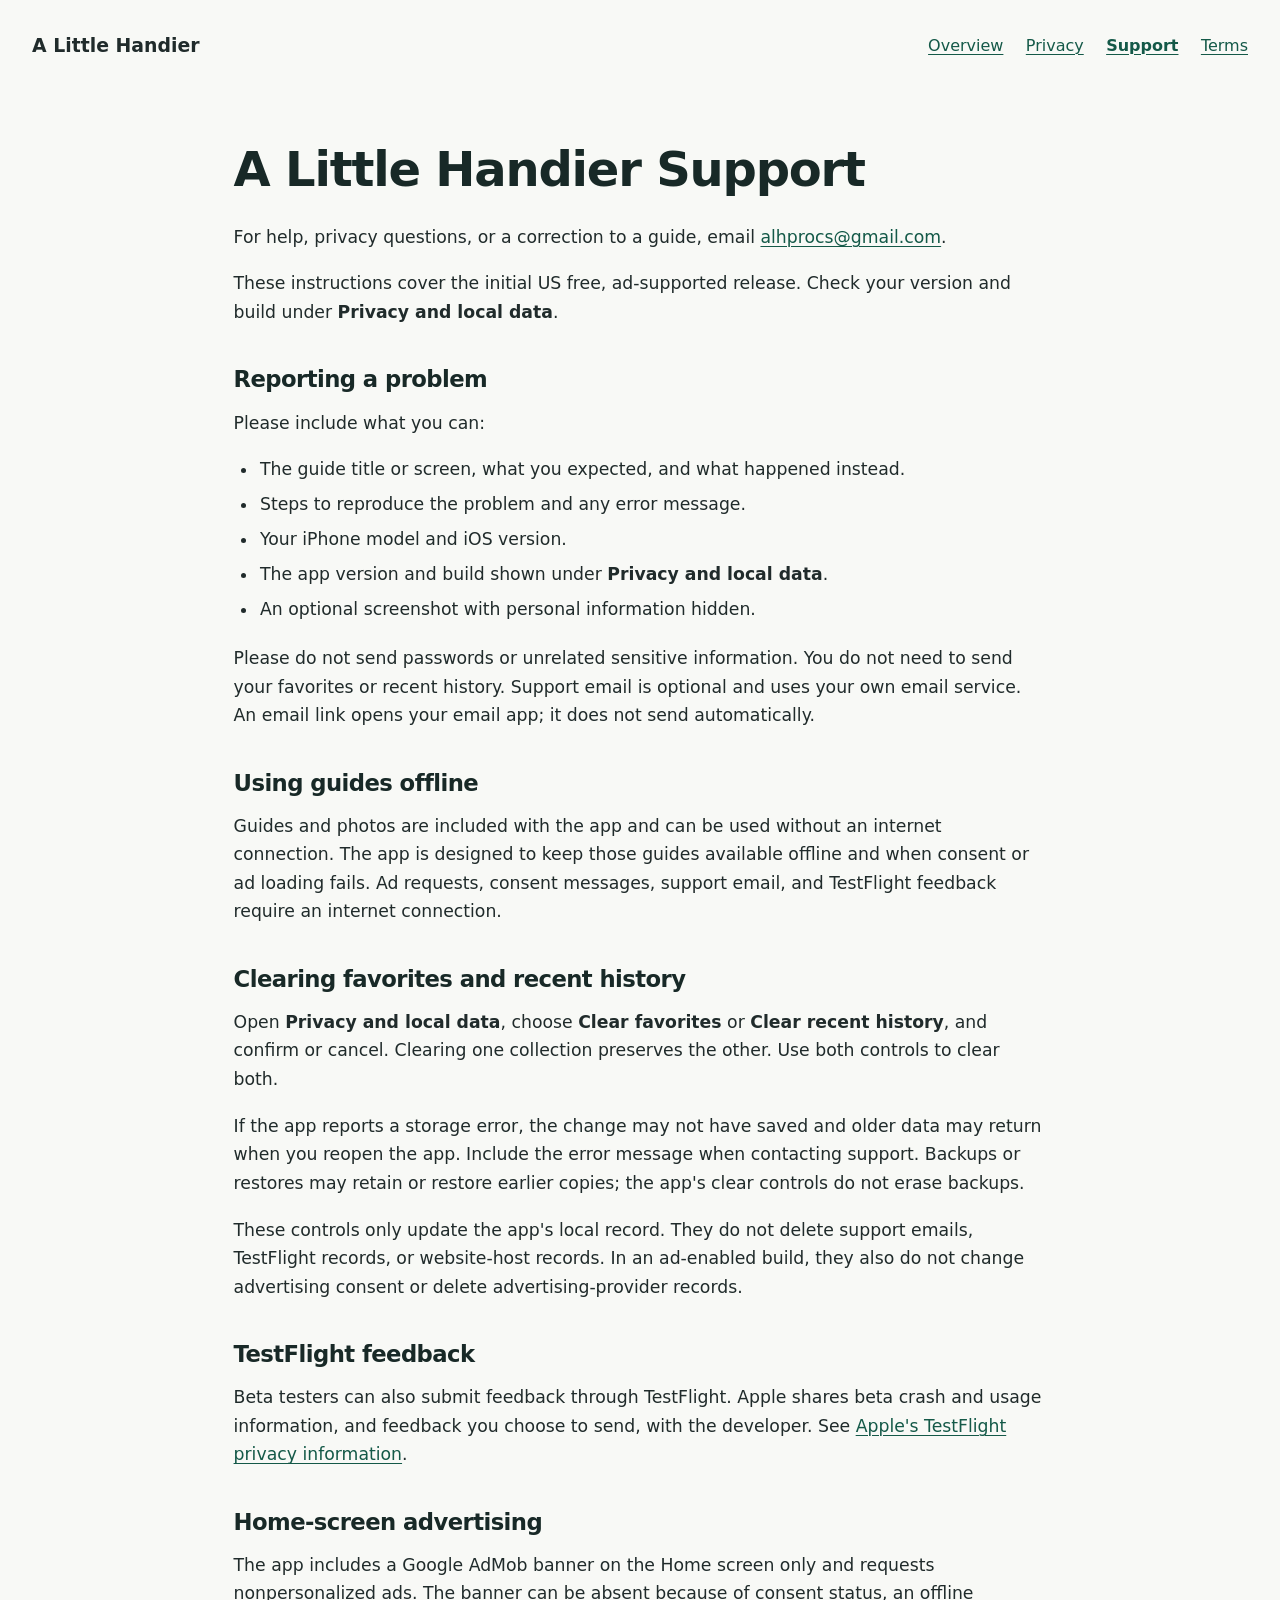
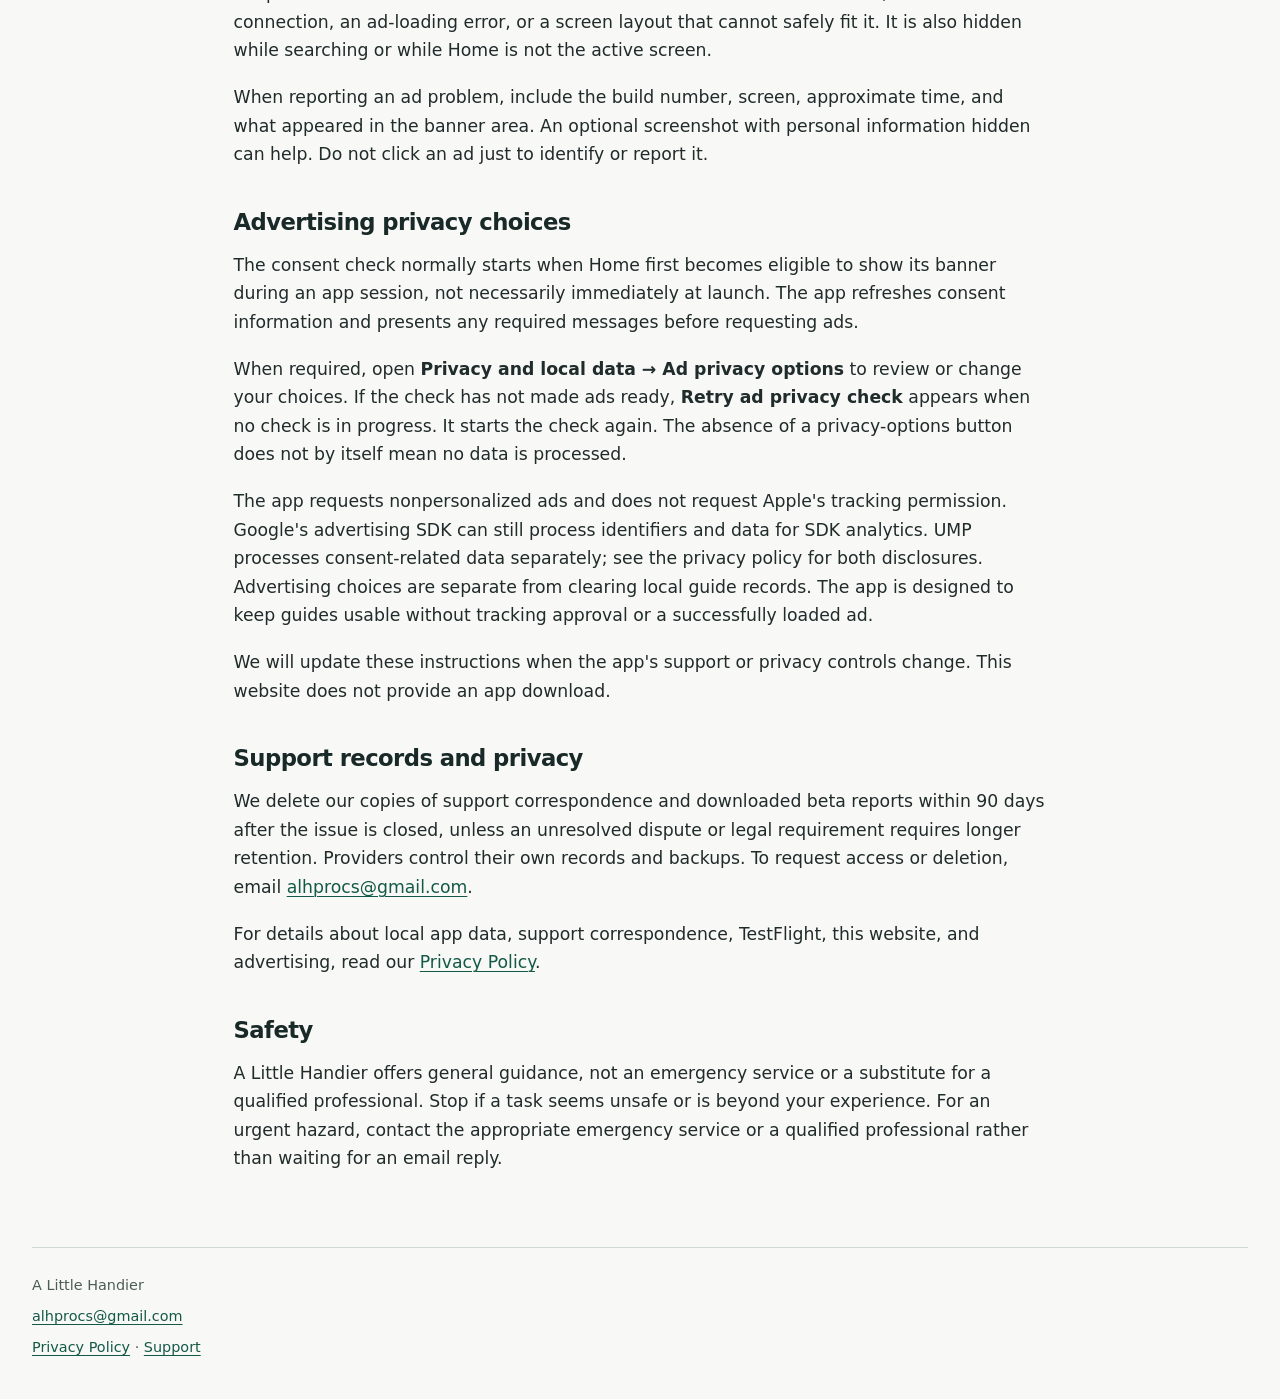
<file: support.html>
<!doctype html>
<html lang="en">
<head>
  <meta charset="utf-8">
  <meta name="viewport" content="width=device-width, initial-scale=1">
  <meta name="referrer" content="no-referrer">
  <meta http-equiv="Content-Security-Policy" content="default-src 'none'; style-src 'self'; base-uri 'none'; form-action 'none'">
  <title>A Little Handier Support</title>
  <link rel="canonical" href="https://logantc-sudo.github.io/support.html">
  <meta name="description" content="Privacy and support for A Little Handier, an iPhone guide app.">
  <link rel="stylesheet" href="styles.css">
</head>
<body>
  <a class="skip-link" href="#main">Skip to content</a>
  <header class="site-header">
    <a class="brand" href="index.html">A Little Handier</a>
    <nav aria-label="Main navigation"><a href="index.html">Overview</a> <a href="privacy.html">Privacy</a> <a href="support.html" aria-current="page">Support</a> <a href="terms.html">Terms</a></nav>
  </header>
  <main id="main" tabindex="-1">
<h1 id="a-little-handier-support">A Little Handier Support</h1>
<p>For help, privacy questions, or a correction to a guide, email <a href="mailto:alhprocs@gmail.com" rel="noreferrer">alhprocs@gmail.com</a>.</p>
<p>These instructions cover the initial US free, ad-supported release. Check your version and build under <strong>Privacy and local data</strong>.</p>
<h2 id="reporting-a-problem">Reporting a problem</h2>
<p>Please include what you can:</p>
<ul>
<li>The guide title or screen, what you expected, and what happened instead.</li>
<li>Steps to reproduce the problem and any error message.</li>
<li>Your iPhone model and iOS version.</li>
<li>The app version and build shown under <strong>Privacy and local data</strong>.</li>
<li>An optional screenshot with personal information hidden.</li>
</ul>
<p>Please do not send passwords or unrelated sensitive information. You do not need to send your favorites or recent history. Support email is optional and uses your own email service. An email link opens your email app; it does not send automatically.</p>
<h2 id="using-guides-offline">Using guides offline</h2>
<p>Guides and photos are included with the app and can be used without an internet connection. The app is designed to keep those guides available offline and when consent or ad loading fails. Ad requests, consent messages, support email, and TestFlight feedback require an internet connection.</p>
<h2 id="clearing-favorites-and-recent-history">Clearing favorites and recent history</h2>
<p>Open <strong>Privacy and local data</strong>, choose <strong>Clear favorites</strong> or <strong>Clear recent history</strong>, and confirm or cancel. Clearing one collection preserves the other. Use both controls to clear both.</p>
<p>If the app reports a storage error, the change may not have saved and older data may return when you reopen the app. Include the error message when contacting support. Backups or restores may retain or restore earlier copies; the app&#x27;s clear controls do not erase backups.</p>
<p>These controls only update the app&#x27;s local record. They do not delete support emails, TestFlight records, or website-host records. In an ad-enabled build, they also do not change advertising consent or delete advertising-provider records.</p>
<h2 id="testflight-feedback">TestFlight feedback</h2>
<p>Beta testers can also submit feedback through TestFlight. Apple shares beta crash and usage information, and feedback you choose to send, with the developer. See <a href="https://www.apple.com/legal/privacy/data/en/test-flight/" rel="noreferrer">Apple&#x27;s TestFlight privacy information</a>.</p>
<h2 id="build-3-test-banner">Home-screen advertising</h2>
<p>The app includes a Google AdMob banner on the Home screen only and requests nonpersonalized ads. The banner can be absent because of consent status, an offline connection, an ad-loading error, or a screen layout that cannot safely fit it. It is also hidden while searching or while Home is not the active screen.</p>
<p>When reporting an ad problem, include the build number, screen, approximate time, and what appeared in the banner area. An optional screenshot with personal information hidden can help. Do not click an ad just to identify or report it.</p>
<h2 id="advertising-privacy-choices-in-build-3">Advertising privacy choices</h2>
<p>The consent check normally starts when Home first becomes eligible to show its banner during an app session, not necessarily immediately at launch. The app refreshes consent information and presents any required messages before requesting ads.</p>
<p>When required, open <strong>Privacy and local data → Ad privacy options</strong> to review or change your choices. If the check has not made ads ready, <strong>Retry ad privacy check</strong> appears when no check is in progress. It starts the check again. The absence of a privacy-options button does not by itself mean no data is processed.</p>
<p>The app requests nonpersonalized ads and does not request Apple&#x27;s tracking permission. Google&#x27;s advertising SDK can still process identifiers and data for SDK analytics. UMP processes consent-related data separately; see the privacy policy for both disclosures. Advertising choices are separate from clearing local guide records. The app is designed to keep guides usable without tracking approval or a successfully loaded ad.</p>
<p>We will update these instructions when the app's support or privacy controls change. This website does not provide an app download.</p>
<h2 id="support-records-and-privacy">Support records and privacy</h2>
<p>We delete our copies of support correspondence and downloaded beta reports within 90 days after the issue is closed, unless an unresolved dispute or legal requirement requires longer retention. Providers control their own records and backups. To request access or deletion, email <a href="mailto:alhprocs@gmail.com" rel="noreferrer">alhprocs@gmail.com</a>.</p>
<p>For details about local app data, support correspondence, TestFlight, this website, and advertising, read our <a href="privacy.html" rel="noreferrer">Privacy Policy</a>.</p>
<h2 id="safety">Safety</h2>
<p>A Little Handier offers general guidance, not an emergency service or a substitute for a qualified professional. Stop if a task seems unsafe or is beyond your experience. For an urgent hazard, contact the appropriate emergency service or a qualified professional rather than waiting for an email reply.</p>
  </main>
  <footer class="site-footer">
    <p>A Little Handier</p>
    <p><a href="mailto:alhprocs@gmail.com">alhprocs@gmail.com</a></p>
    <p><a href="privacy.html">Privacy Policy</a> <span aria-hidden="true">·</span> <a href="support.html">Support</a></p>
  </footer>
</body>
</html>
</file>
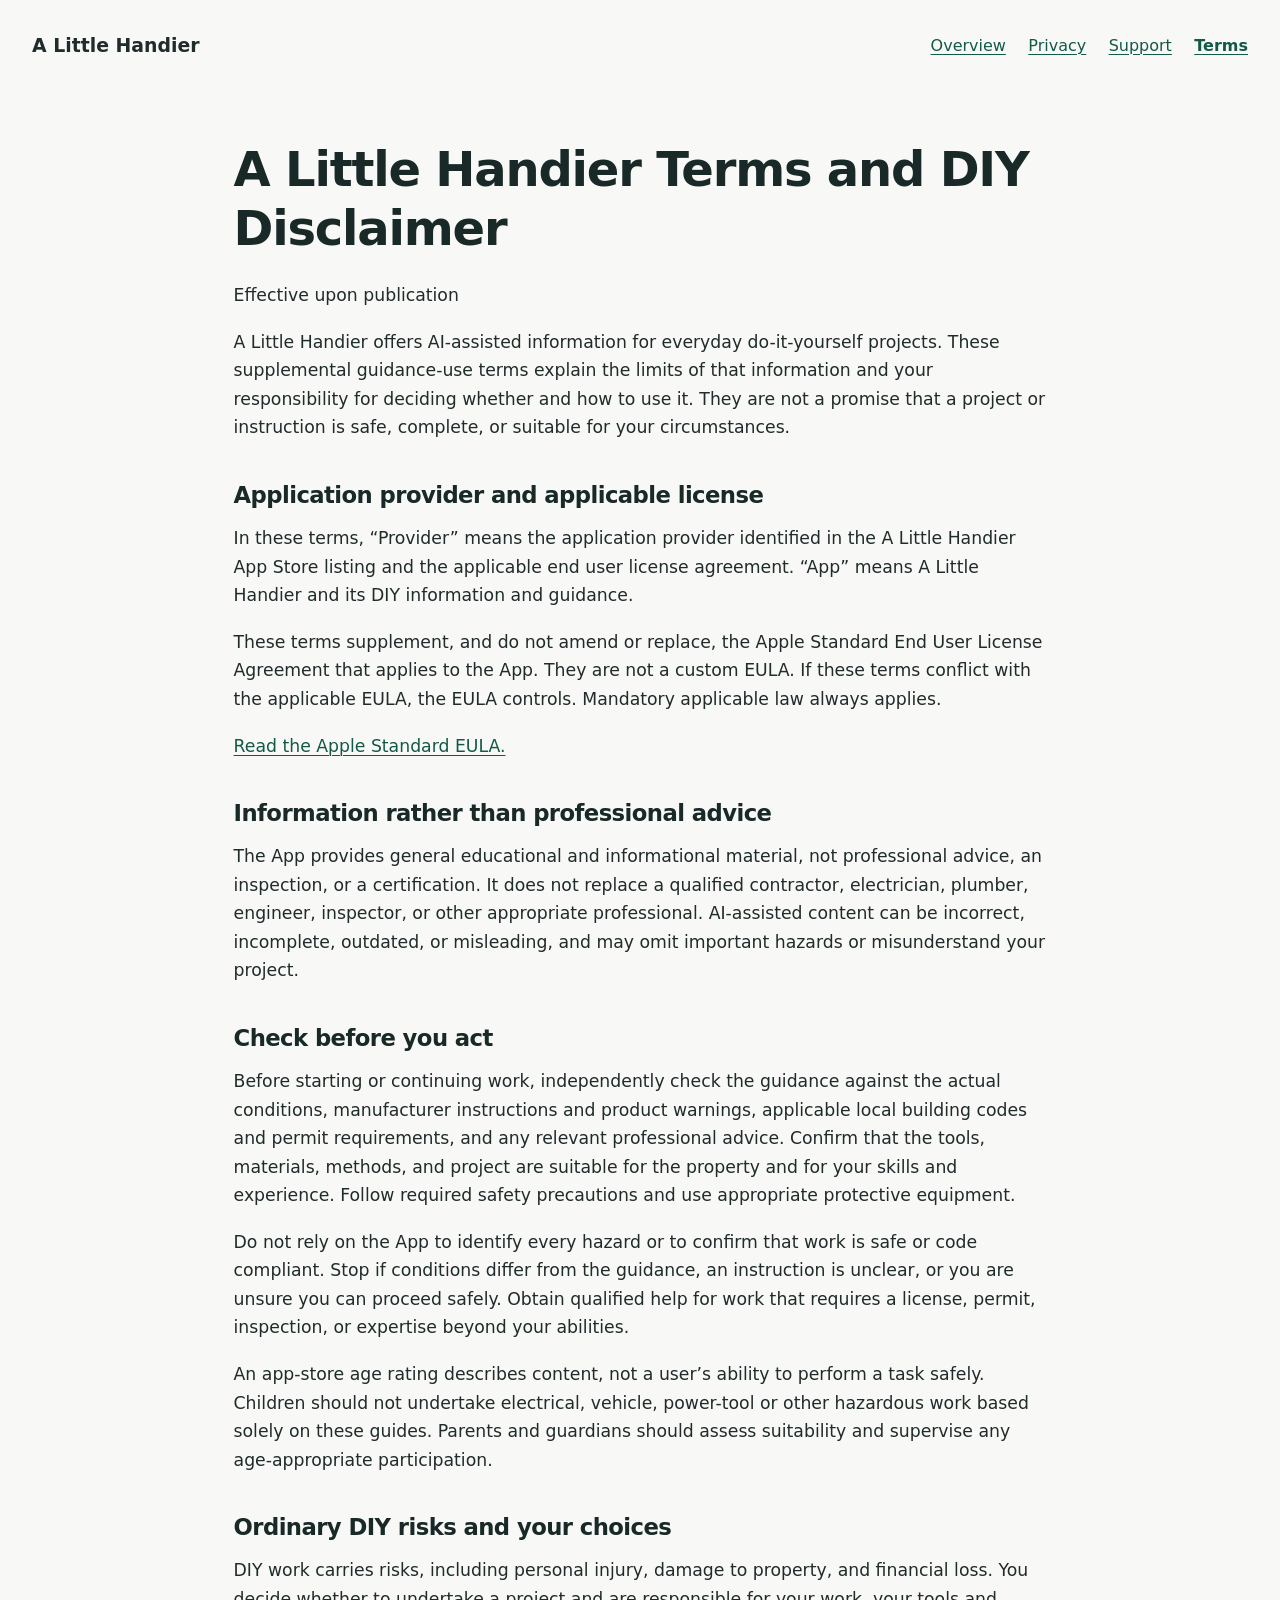
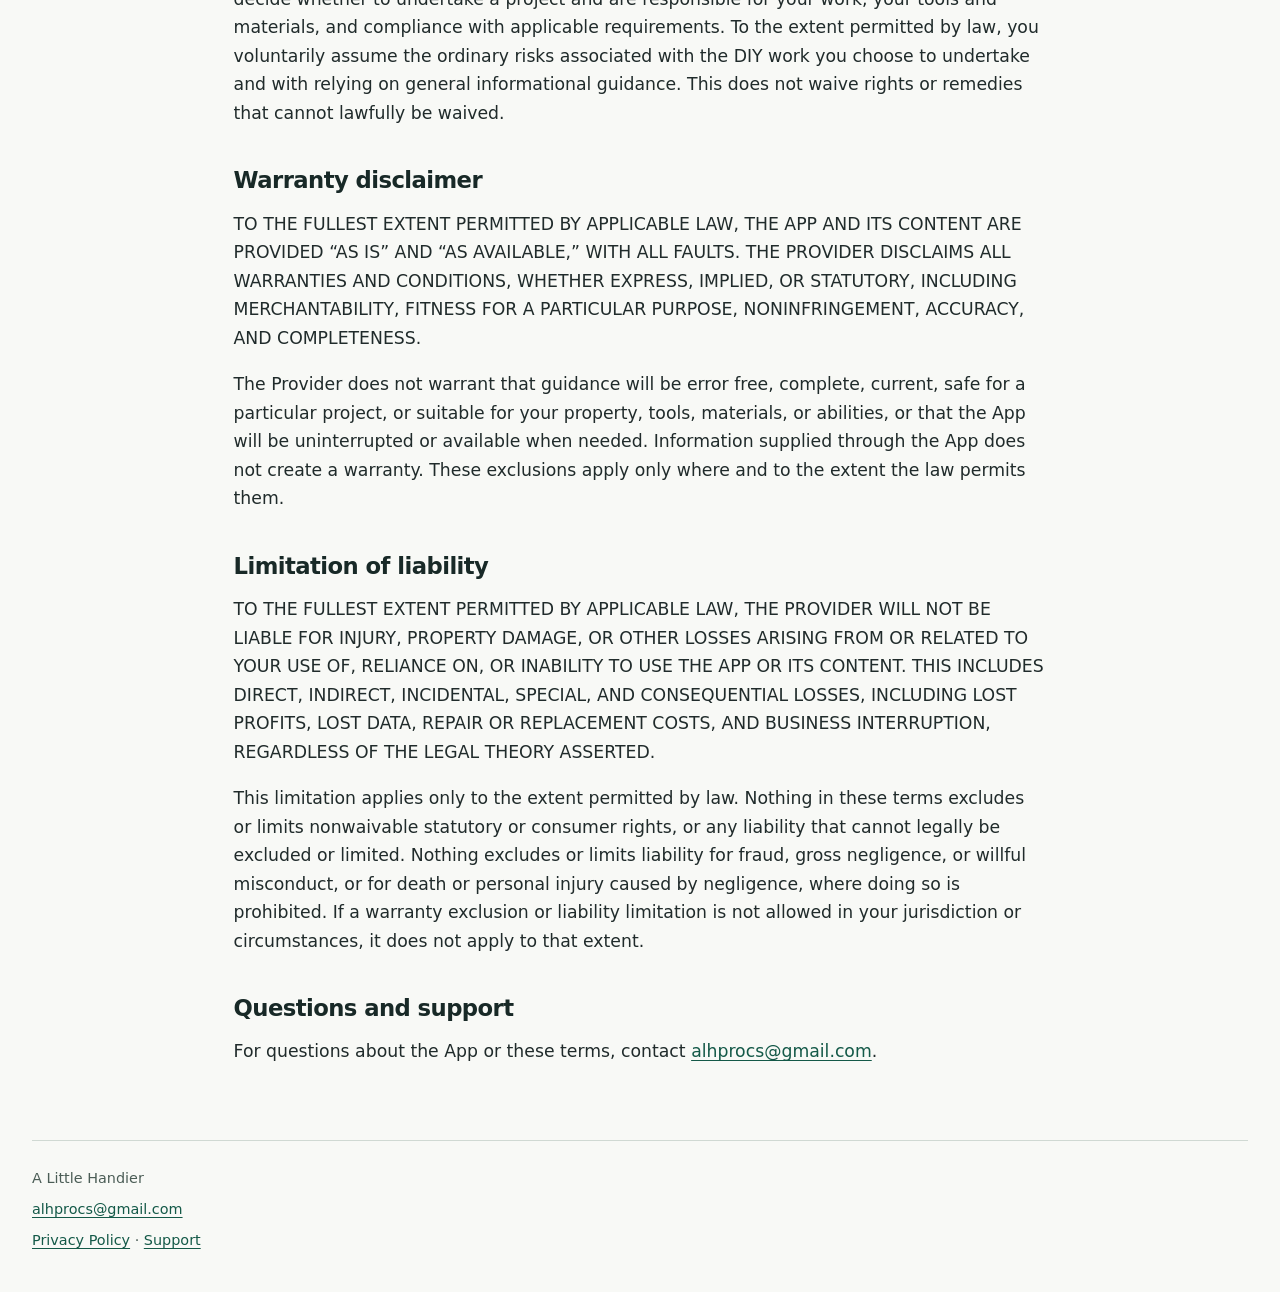
<file: terms.html>
<!doctype html>
<html lang="en">
<head>
  <meta charset="utf-8">
  <meta name="viewport" content="width=device-width, initial-scale=1">
  <meta name="referrer" content="no-referrer">
  <meta http-equiv="Content-Security-Policy" content="default-src 'none'; style-src 'self'; base-uri 'none'; form-action 'none'">
  <title>A Little Handier Terms and DIY Disclaimer</title>
  <link rel="canonical" href="https://logantc-sudo.github.io/terms.html">
  <meta name="description" content="Privacy and support for A Little Handier, an iPhone guide app.">
  <link rel="stylesheet" href="styles.css">
</head>
<body>
  <a class="skip-link" href="#main">Skip to content</a>
  <header class="site-header">
    <a class="brand" href="index.html">A Little Handier</a>
    <nav aria-label="Main navigation"><a href="index.html">Overview</a> <a href="privacy.html">Privacy</a> <a href="support.html">Support</a> <a href="terms.html" aria-current="page">Terms</a></nav>
  </header>
  <main id="main" tabindex="-1">
<h1>A Little Handier Terms and DIY Disclaimer</h1>
<p>Effective upon publication</p>
<p>A Little Handier offers AI-assisted information for everyday do-it-yourself projects. These supplemental guidance-use terms explain the limits of that information and your responsibility for deciding whether and how to use it. They are not a promise that a project or instruction is safe, complete, or suitable for your circumstances.</p>
<h2>Application provider and applicable license</h2>
<p>In these terms, “Provider” means the application provider identified in the A Little Handier App Store listing and the applicable end user license agreement. “App” means A Little Handier and its DIY information and guidance.</p>
<p>These terms supplement, and do not amend or replace, the Apple Standard End User License Agreement that applies to the App. They are not a custom EULA. If these terms conflict with the applicable EULA, the EULA controls. Mandatory applicable law always applies.</p>
<p><a href="https://www.apple.com/legal/internet-services/itunes/dev/stdeula/">Read the Apple Standard EULA.</a></p>
<h2>Information rather than professional advice</h2>
<p>The App provides general educational and informational material, not professional advice, an inspection, or a certification. It does not replace a qualified contractor, electrician, plumber, engineer, inspector, or other appropriate professional. AI-assisted content can be incorrect, incomplete, outdated, or misleading, and may omit important hazards or misunderstand your project.</p>
<h2>Check before you act</h2>
<p>Before starting or continuing work, independently check the guidance against the actual conditions, manufacturer instructions and product warnings, applicable local building codes and permit requirements, and any relevant professional advice. Confirm that the tools, materials, methods, and project are suitable for the property and for your skills and experience. Follow required safety precautions and use appropriate protective equipment.</p>
<p>Do not rely on the App to identify every hazard or to confirm that work is safe or code compliant. Stop if conditions differ from the guidance, an instruction is unclear, or you are unsure you can proceed safely. Obtain qualified help for work that requires a license, permit, inspection, or expertise beyond your abilities.</p>
<p>An app-store age rating describes content, not a user’s ability to perform a task safely. Children should not undertake electrical, vehicle, power-tool or other hazardous work based solely on these guides. Parents and guardians should assess suitability and supervise any age-appropriate participation.</p>
<h2>Ordinary DIY risks and your choices</h2>
<p>DIY work carries risks, including personal injury, damage to property, and financial loss. You decide whether to undertake a project and are responsible for your work, your tools and materials, and compliance with applicable requirements. To the extent permitted by law, you voluntarily assume the ordinary risks associated with the DIY work you choose to undertake and with relying on general informational guidance. This does not waive rights or remedies that cannot lawfully be waived.</p>
<h2>Warranty disclaimer</h2>
<p>TO THE FULLEST EXTENT PERMITTED BY APPLICABLE LAW, THE APP AND ITS CONTENT ARE PROVIDED “AS IS” AND “AS AVAILABLE,” WITH ALL FAULTS. THE PROVIDER DISCLAIMS ALL WARRANTIES AND CONDITIONS, WHETHER EXPRESS, IMPLIED, OR STATUTORY, INCLUDING MERCHANTABILITY, FITNESS FOR A PARTICULAR PURPOSE, NONINFRINGEMENT, ACCURACY, AND COMPLETENESS.</p>
<p>The Provider does not warrant that guidance will be error free, complete, current, safe for a particular project, or suitable for your property, tools, materials, or abilities, or that the App will be uninterrupted or available when needed. Information supplied through the App does not create a warranty. These exclusions apply only where and to the extent the law permits them.</p>
<h2>Limitation of liability</h2>
<p>TO THE FULLEST EXTENT PERMITTED BY APPLICABLE LAW, THE PROVIDER WILL NOT BE LIABLE FOR INJURY, PROPERTY DAMAGE, OR OTHER LOSSES ARISING FROM OR RELATED TO YOUR USE OF, RELIANCE ON, OR INABILITY TO USE THE APP OR ITS CONTENT. THIS INCLUDES DIRECT, INDIRECT, INCIDENTAL, SPECIAL, AND CONSEQUENTIAL LOSSES, INCLUDING LOST PROFITS, LOST DATA, REPAIR OR REPLACEMENT COSTS, AND BUSINESS INTERRUPTION, REGARDLESS OF THE LEGAL THEORY ASSERTED.</p>
<p>This limitation applies only to the extent permitted by law. Nothing in these terms excludes or limits nonwaivable statutory or consumer rights, or any liability that cannot legally be excluded or limited. Nothing excludes or limits liability for fraud, gross negligence, or willful misconduct, or for death or personal injury caused by negligence, where doing so is prohibited. If a warranty exclusion or liability limitation is not allowed in your jurisdiction or circumstances, it does not apply to that extent.</p>
<h2>Questions and support</h2>
<p>For questions about the App or these terms, contact <a href="mailto:alhprocs@gmail.com">alhprocs@gmail.com</a>.</p>
  </main>
  <footer class="site-footer">
    <p>A Little Handier</p>
    <p><a href="mailto:alhprocs@gmail.com">alhprocs@gmail.com</a></p>
    <p><a href="privacy.html">Privacy Policy</a> <span aria-hidden="true">·</span> <a href="support.html">Support</a></p>
  </footer>
</body>
</html>
</file>
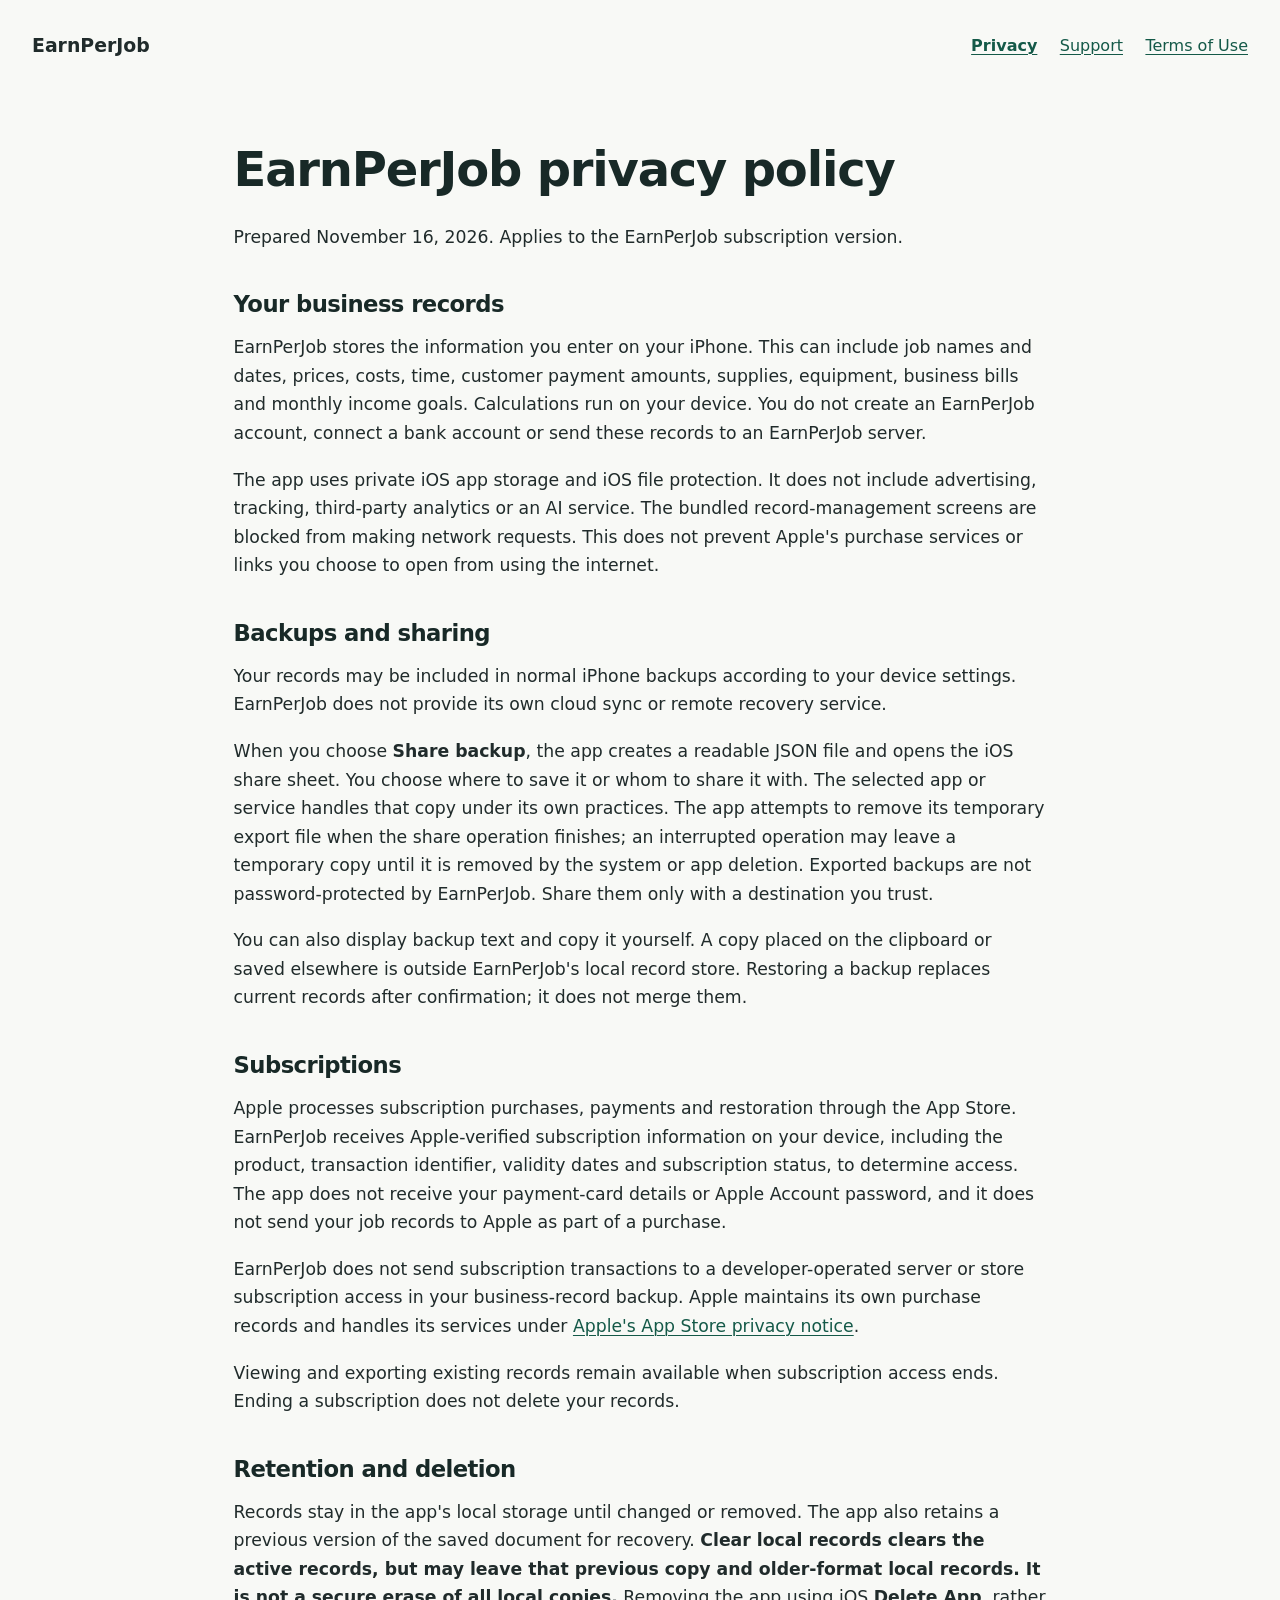
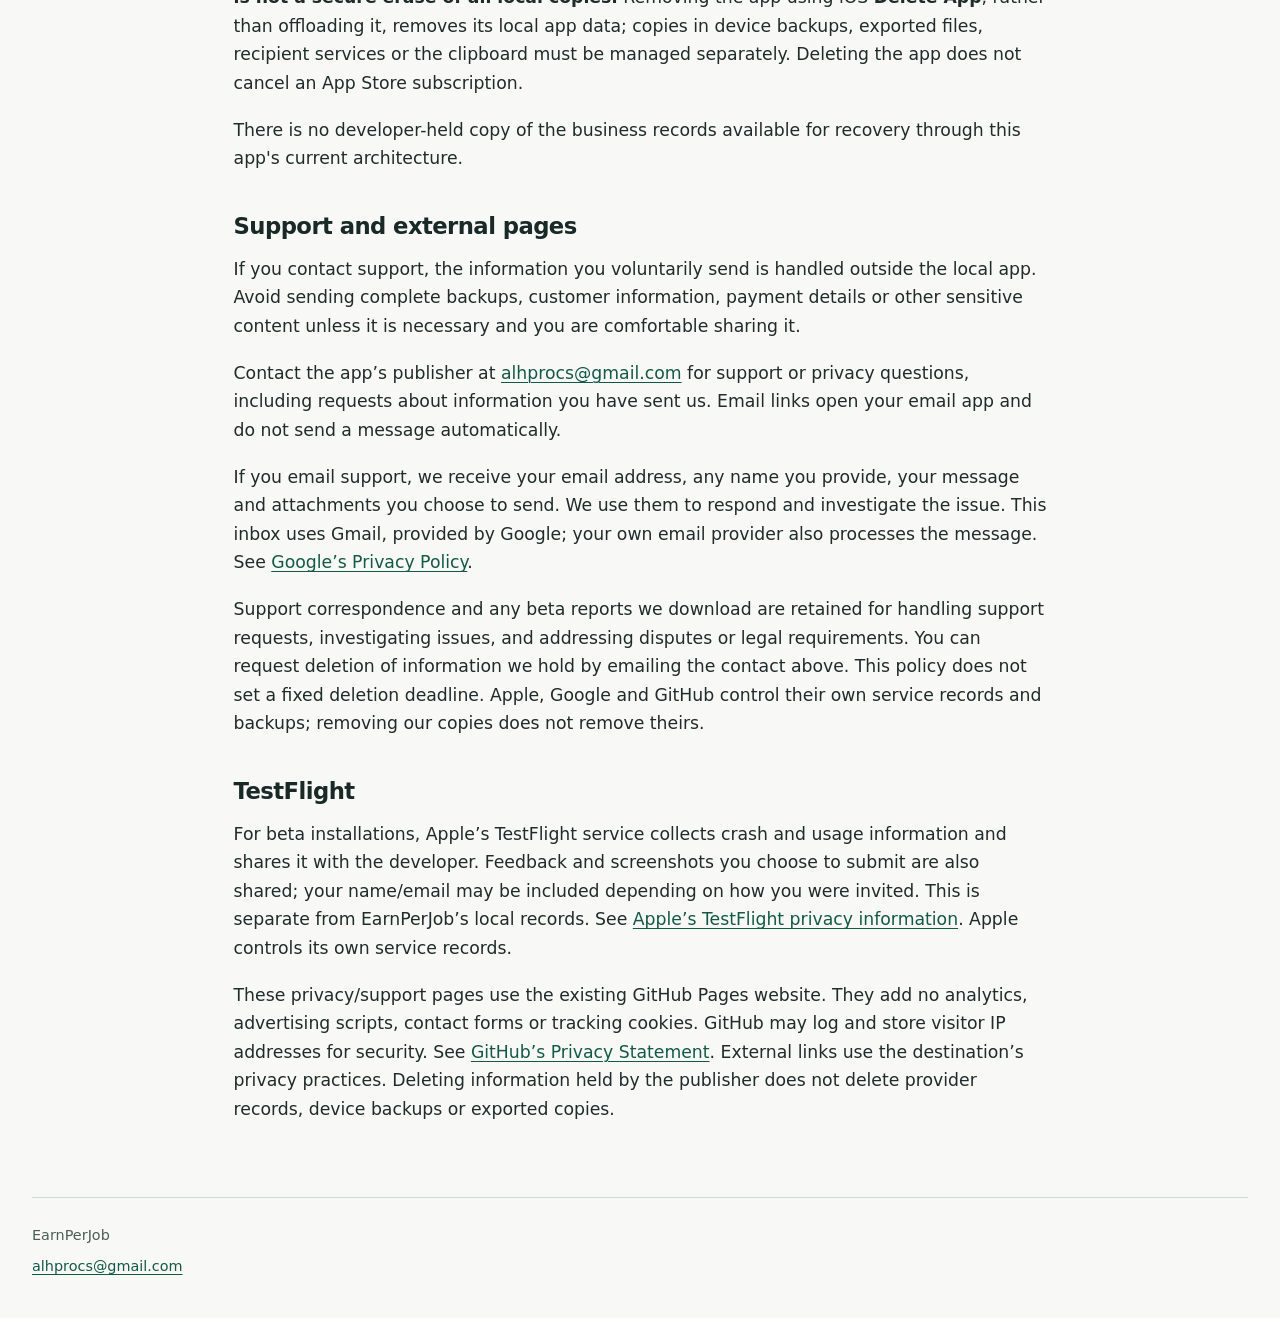
<file: earnperjob/privacy.html>
<!doctype html>
<html lang="en"><head><meta charset="utf-8"><meta name="viewport" content="width=device-width, initial-scale=1"><meta name="referrer" content="no-referrer"><meta http-equiv="Content-Security-Policy" content="default-src 'none'; style-src 'self'; base-uri 'none'; form-action 'none'"><title>EarnPerJob Privacy Policy</title><link rel="canonical" href="https://logantc-sudo.github.io/earnperjob/privacy.html"><link rel="stylesheet" href="../styles.css"></head>
<body><a class="skip-link" href="#main">Skip to content</a><header class="site-header"><span class="brand">EarnPerJob</span><nav aria-label="Main navigation"><a href="privacy.html" aria-current="page">Privacy</a> <a href="support.html">Support</a> <a href="https://www.apple.com/legal/internet-services/itunes/dev/stdeula/" rel="noreferrer">Terms of Use</a></nav></header><main id="main" tabindex="-1"><h1>EarnPerJob privacy policy</h1><p>Prepared November 16, 2026. Applies to the EarnPerJob subscription version.</p><h2>Your business records</h2><p>EarnPerJob stores the information you enter on your iPhone. This can include job names and dates, prices, costs, time, customer payment amounts, supplies, equipment, business bills and monthly income goals. Calculations run on your device. You do not create an EarnPerJob account, connect a bank account or send these records to an EarnPerJob server.</p><p>The app uses private iOS app storage and iOS file protection. It does not include advertising, tracking, third-party analytics or an AI service. The bundled record-management screens are blocked from making network requests. This does not prevent Apple&#x27;s purchase services or links you choose to open from using the internet.</p><h2>Backups and sharing</h2><p>Your records may be included in normal iPhone backups according to your device settings. EarnPerJob does not provide its own cloud sync or remote recovery service.</p><p>When you choose <strong>Share backup</strong>, the app creates a readable JSON file and opens the iOS share sheet. You choose where to save it or whom to share it with. The selected app or service handles that copy under its own practices. The app attempts to remove its temporary export file when the share operation finishes; an interrupted operation may leave a temporary copy until it is removed by the system or app deletion. Exported backups are not password-protected by EarnPerJob. Share them only with a destination you trust.</p><p>You can also display backup text and copy it yourself. A copy placed on the clipboard or saved elsewhere is outside EarnPerJob&#x27;s local record store. Restoring a backup replaces current records after confirmation; it does not merge them.</p><h2>Subscriptions</h2><p>Apple processes subscription purchases, payments and restoration through the App Store. EarnPerJob receives Apple-verified subscription information on your device, including the product, transaction identifier, validity dates and subscription status, to determine access. The app does not receive your payment-card details or Apple Account password, and it does not send your job records to Apple as part of a purchase.</p><p>EarnPerJob does not send subscription transactions to a developer-operated server or store subscription access in your business-record backup. Apple maintains its own purchase records and handles its services under <a href="https://www.apple.com/legal/privacy/data/en/appstore/" rel="noreferrer">Apple&#x27;s App Store privacy notice</a>.</p><p>Viewing and exporting existing records remain available when subscription access ends. Ending a subscription does not delete your records.</p><h2>Retention and deletion</h2><p>Records stay in the app&#x27;s local storage until changed or removed. The app also retains a previous version of the saved document for recovery. <strong>Clear local records clears the active records, but may leave that previous copy and older-format local records. It is not a secure erase of all local copies.</strong> Removing the app using iOS <strong>Delete App</strong>, rather than offloading it, removes its local app data; copies in device backups, exported files, recipient services or the clipboard must be managed separately. Deleting the app does not cancel an App Store subscription.</p><p>There is no developer-held copy of the business records available for recovery through this app&#x27;s current architecture.</p><h2>Support and external pages</h2><p>If you contact support, the information you voluntarily send is handled outside the local app. Avoid sending complete backups, customer information, payment details or other sensitive content unless it is necessary and you are comfortable sharing it.</p><p>Contact the app’s publisher at <a href="mailto:alhprocs@gmail.com" rel="noreferrer">alhprocs@gmail.com</a> for support or privacy questions, including requests about information you have sent us. Email links open your email app and do not send a message automatically.</p><p>If you email support, we receive your email address, any name you provide, your message and attachments you choose to send. We use them to respond and investigate the issue. This inbox uses Gmail, provided by Google; your own email provider also processes the message. See <a href="https://policies.google.com/privacy" rel="noreferrer">Google’s Privacy Policy</a>.</p><p>Support correspondence and any beta reports we download are retained for handling support requests, investigating issues, and addressing disputes or legal requirements. You can request deletion of information we hold by emailing the contact above. This policy does not set a fixed deletion deadline. Apple, Google and GitHub control their own service records and backups; removing our copies does not remove theirs.</p><h2>TestFlight</h2><p>For beta installations, Apple’s TestFlight service collects crash and usage information and shares it with the developer. Feedback and screenshots you choose to submit are also shared; your name/email may be included depending on how you were invited. This is separate from EarnPerJob’s local records. See <a href="https://www.apple.com/legal/privacy/data/en/test-flight/" rel="noreferrer">Apple’s TestFlight privacy information</a>. Apple controls its own service records.</p><p>These privacy/support pages use the existing GitHub Pages website. They add no analytics, advertising scripts, contact forms or tracking cookies. GitHub may log and store visitor IP addresses for security. See <a href="https://docs.github.com/en/site-policy/privacy-policies/github-general-privacy-statement" rel="noreferrer">GitHub’s Privacy Statement</a>. External links use the destination’s privacy practices. Deleting information held by the publisher does not delete provider records, device backups or exported copies.</p></main><footer class="site-footer"><p>EarnPerJob</p><p><a href="mailto:alhprocs@gmail.com">alhprocs@gmail.com</a></p></footer></body></html>
</file>
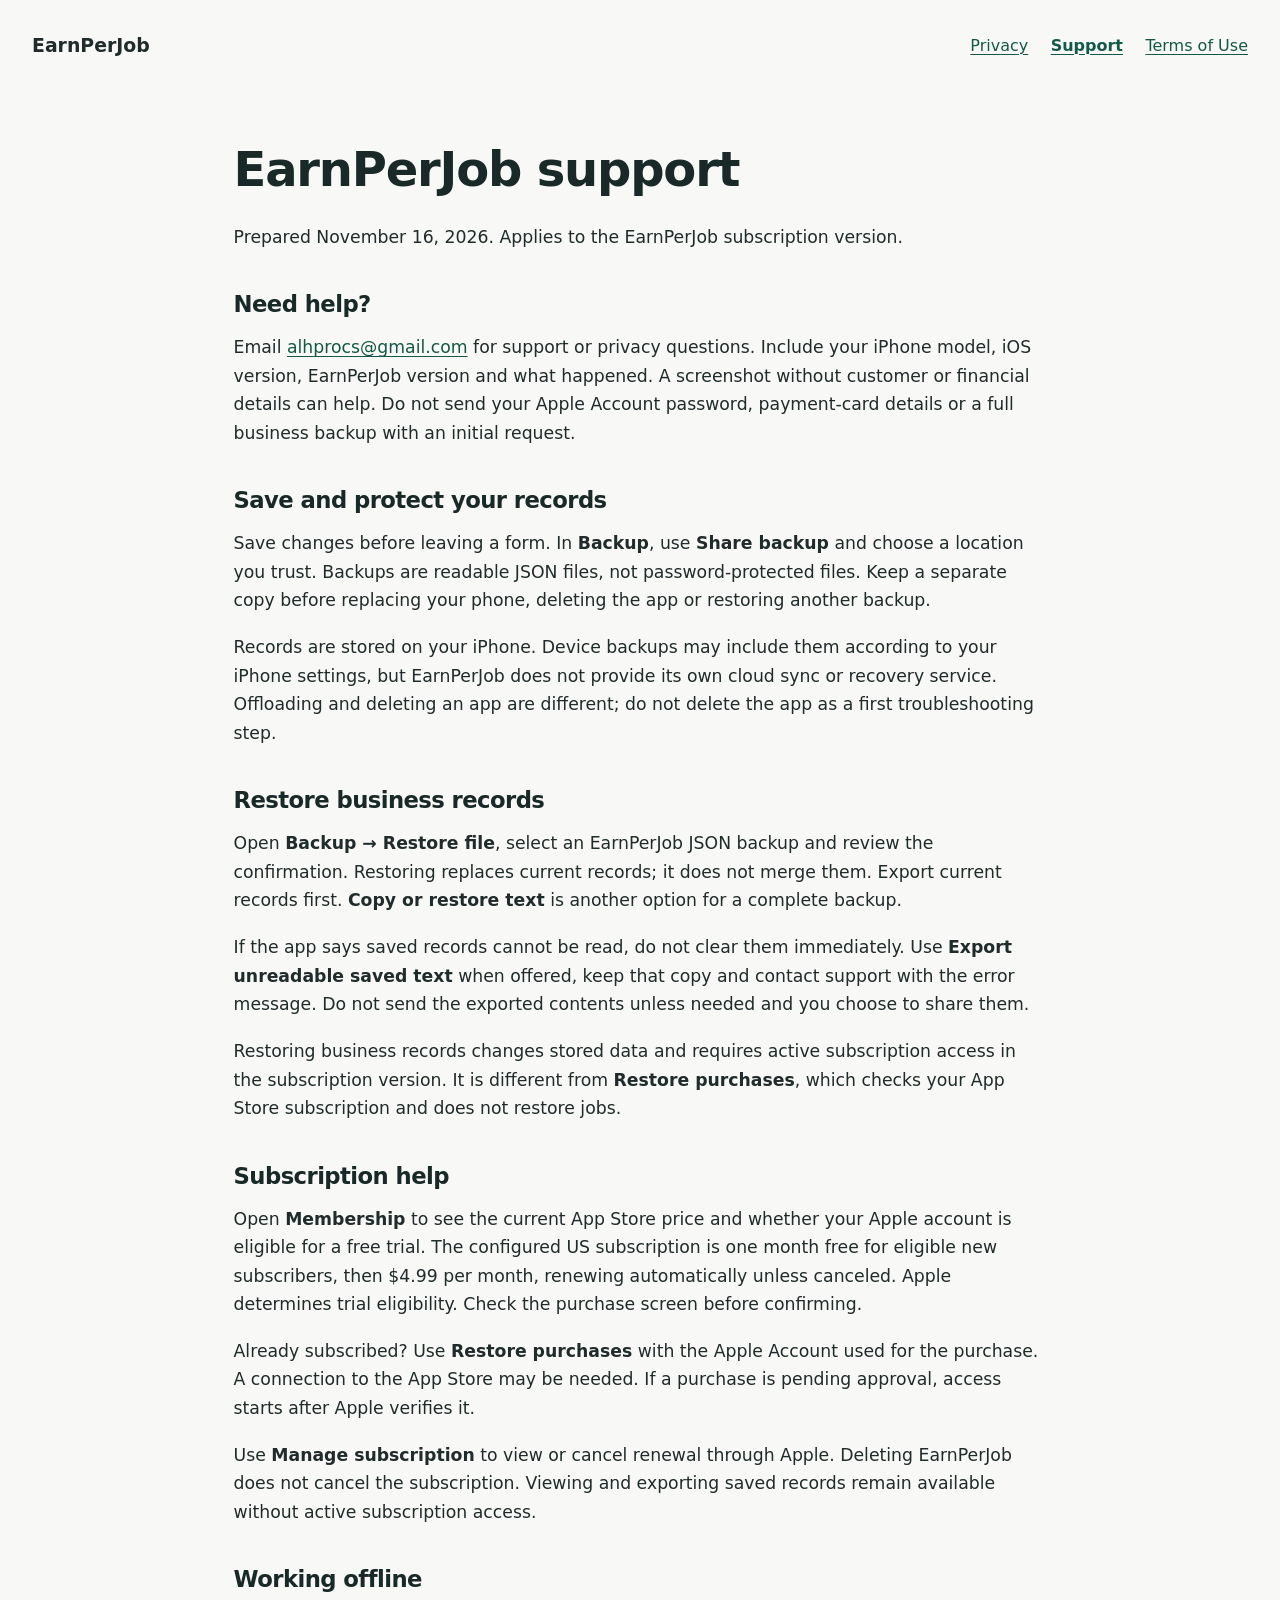
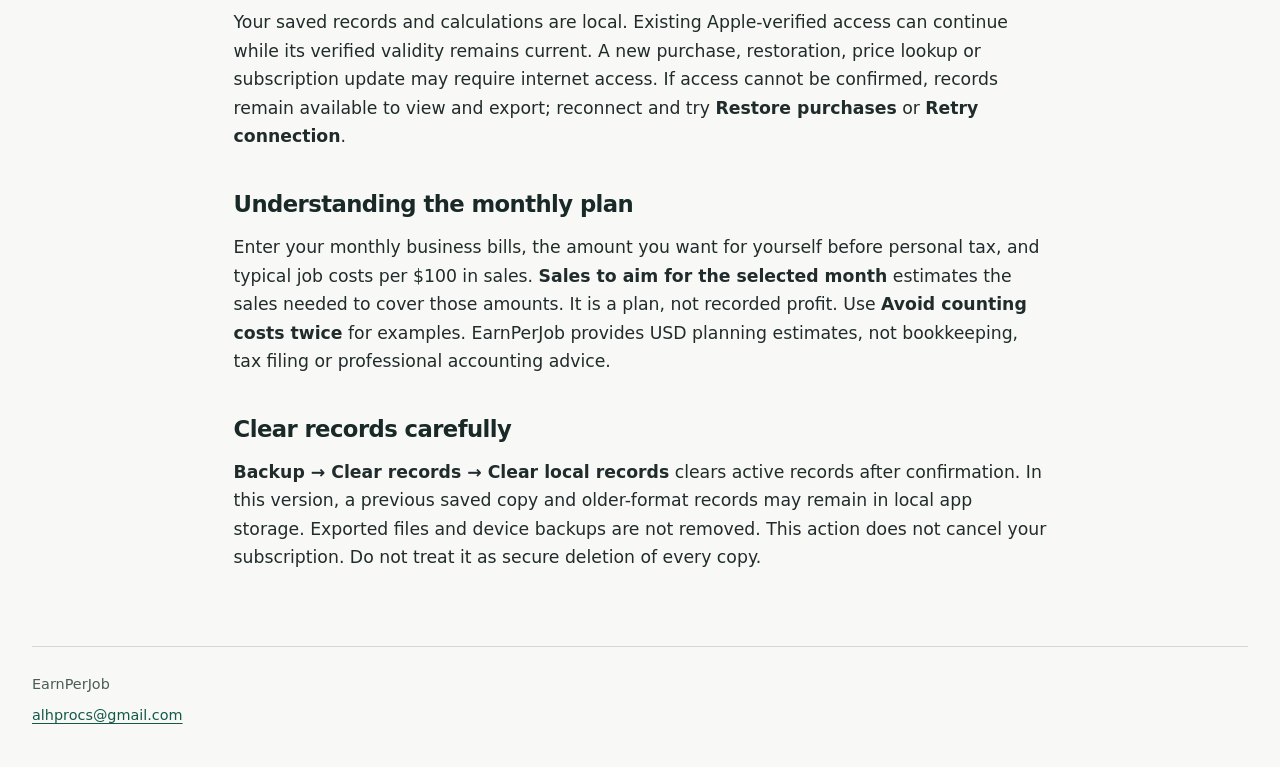
<file: earnperjob/support.html>
<!doctype html>
<html lang="en"><head><meta charset="utf-8"><meta name="viewport" content="width=device-width, initial-scale=1"><meta name="referrer" content="no-referrer"><meta http-equiv="Content-Security-Policy" content="default-src 'none'; style-src 'self'; base-uri 'none'; form-action 'none'"><title>EarnPerJob Support</title><link rel="canonical" href="https://logantc-sudo.github.io/earnperjob/support.html"><link rel="stylesheet" href="../styles.css"></head>
<body><a class="skip-link" href="#main">Skip to content</a><header class="site-header"><span class="brand">EarnPerJob</span><nav aria-label="Main navigation"><a href="privacy.html">Privacy</a> <a href="support.html" aria-current="page">Support</a> <a href="https://www.apple.com/legal/internet-services/itunes/dev/stdeula/" rel="noreferrer">Terms of Use</a></nav></header><main id="main" tabindex="-1"><h1>EarnPerJob support</h1><p>Prepared November 16, 2026. Applies to the EarnPerJob subscription version.</p><h2>Need help?</h2><p>Email <a href="mailto:alhprocs@gmail.com" rel="noreferrer">alhprocs@gmail.com</a> for support or privacy questions. Include your iPhone model, iOS version, EarnPerJob version and what happened. A screenshot without customer or financial details can help. Do not send your Apple Account password, payment-card details or a full business backup with an initial request.</p><h2>Save and protect your records</h2><p>Save changes before leaving a form. In <strong>Backup</strong>, use <strong>Share backup</strong> and choose a location you trust. Backups are readable JSON files, not password-protected files. Keep a separate copy before replacing your phone, deleting the app or restoring another backup.</p><p>Records are stored on your iPhone. Device backups may include them according to your iPhone settings, but EarnPerJob does not provide its own cloud sync or recovery service. Offloading and deleting an app are different; do not delete the app as a first troubleshooting step.</p><h2>Restore business records</h2><p>Open <strong>Backup → Restore file</strong>, select an EarnPerJob JSON backup and review the confirmation. Restoring replaces current records; it does not merge them. Export current records first. <strong>Copy or restore text</strong> is another option for a complete backup.</p><p>If the app says saved records cannot be read, do not clear them immediately. Use <strong>Export unreadable saved text</strong> when offered, keep that copy and contact support with the error message. Do not send the exported contents unless needed and you choose to share them.</p><p>Restoring business records changes stored data and requires active subscription access in the subscription version. It is different from <strong>Restore purchases</strong>, which checks your App Store subscription and does not restore jobs.</p><h2>Subscription help</h2><p>Open <strong>Membership</strong> to see the current App Store price and whether your Apple account is eligible for a free trial. The configured US subscription is one month free for eligible new subscribers, then $4.99 per month, renewing automatically unless canceled. Apple determines trial eligibility. Check the purchase screen before confirming.</p><p>Already subscribed? Use <strong>Restore purchases</strong> with the Apple Account used for the purchase. A connection to the App Store may be needed. If a purchase is pending approval, access starts after Apple verifies it.</p><p>Use <strong>Manage subscription</strong> to view or cancel renewal through Apple. Deleting EarnPerJob does not cancel the subscription. Viewing and exporting saved records remain available without active subscription access.</p><h2>Working offline</h2><p>Your saved records and calculations are local. Existing Apple-verified access can continue while its verified validity remains current. A new purchase, restoration, price lookup or subscription update may require internet access. If access cannot be confirmed, records remain available to view and export; reconnect and try <strong>Restore purchases</strong> or <strong>Retry connection</strong>.</p><h2>Understanding the monthly plan</h2><p>Enter your monthly business bills, the amount you want for yourself before personal tax, and typical job costs per $100 in sales. <strong>Sales to aim for the selected month</strong> estimates the sales needed to cover those amounts. It is a plan, not recorded profit. Use <strong>Avoid counting costs twice</strong> for examples. EarnPerJob provides USD planning estimates, not bookkeeping, tax filing or professional accounting advice.</p><h2>Clear records carefully</h2><p><strong>Backup → Clear records → Clear local records</strong> clears active records after confirmation. In this version, a previous saved copy and older-format records may remain in local app storage. Exported files and device backups are not removed. This action does not cancel your subscription. Do not treat it as secure deletion of every copy.</p></main><footer class="site-footer"><p>EarnPerJob</p><p><a href="mailto:alhprocs@gmail.com">alhprocs@gmail.com</a></p></footer></body></html>
</file>
<file: styles.css>
:root {
  color-scheme: light;
  font-family: system-ui, -apple-system, BlinkMacSystemFont, "Segoe UI", sans-serif;
  font-size: 100%;
  color: #202b2b;
  background: #f8f9f6;
  line-height: 1.65;
  text-size-adjust: 100%;
}
* { box-sizing: border-box; }
body { margin: 0; }
a { color: #145948; text-underline-offset: 0.18em; text-decoration-thickness: 0.08em; overflow-wrap: anywhere; }
a:hover { color: #0c392f; text-decoration-thickness: 0.13em; }
a:focus-visible, summary:focus-visible { outline: 3px solid #9b4c00; outline-offset: 5px; border-radius: 2px; }
.skip-link { position: absolute; top: -6rem; left: 1rem; padding: 0.75rem 1rem; background: white; z-index: 10; }
.skip-link:focus { top: 1rem; }
.site-header, main, .site-footer { width: min(100% - 3rem, 76rem); margin-inline: auto; }
.site-header { padding-block: 1.5rem; display: flex; align-items: center; justify-content: space-between; gap: 1rem 2rem; flex-wrap: wrap; }
.brand { color: #202b2b; font-size: 1.18rem; font-weight: 750; text-decoration: none; }
nav { display: flex; gap: 0.5rem 1.4rem; flex-wrap: wrap; }
nav a { display: inline-flex; align-items: center; min-height: 44px; }
nav a[aria-current="page"] { font-weight: 750; }
main { max-width: 74ch; padding-block: 3rem 3.5rem; font-size: 1.08rem; overflow-wrap: anywhere; }
h1, h2, h3 { color: #182927; line-height: 1.22; letter-spacing: -0.025em; }
h1 { font-size: clamp(2rem, 4vw, 3rem); margin: 0 0 1.5rem; max-width: 25ch; }
h2 { font-size: 1.42rem; margin: 2.5rem 0 0.9rem; }
h3 { font-size: 1.15rem; margin: 1.7rem 0 0.7rem; }
p { margin: 0 0 1.15rem; }
ul, ol { padding-inline-start: 1.5rem; margin-block: 0.5rem 1.3rem; }
li { margin-block: 0.4rem; padding-inline-start: 0.15rem; }
code { font-family: ui-monospace, SFMono-Regular, Consolas, monospace; font-size: 0.9em; }
.eyebrow { color: #4a6059; font-size: 0.82rem; letter-spacing: 0.1em; font-weight: 750; text-transform: uppercase; margin-bottom: 0.9rem; }
.lede { font-size: 1.22rem; color: #43534e; }
.page-links { margin-block: 2.4rem; padding-block: 0.1rem 0.2rem; border-block: 1px solid #d0d9d3; }
.page-links h2 { margin-top: 1.1rem; }
.page-links a { font-weight: 700; }
.site-footer { border-top: 1px solid #d0d9d3; padding-block: 1.6rem 2rem; color: #4b5d56; font-size: 0.9rem; }
.site-footer p { margin-bottom: 0.45rem; }
@media (max-width: 40rem) {
  .site-header, main, .site-footer { width: calc(100% - 2rem); }
  .site-header { padding-block: 1rem; gap: 0.3rem; }
  .brand { flex-basis: 100%; }
  nav { gap: 0.4rem 1.2rem; }
  main { padding-block: 2rem 2.5rem; font-size: 1rem; }
  h2 { margin-top: 2rem; }
}
@media print {
  :root { background: white; color: black; }
  .site-header, nav, .skip-link, .site-footer { display: none; }
  main { width: 100%; max-width: none; }
  main { font-size: 11pt; padding-top: 1.5rem; }
  h1, h2, h3 { break-after: avoid; }
  a { color: black; }
}
</file>
<file: fault-ready/style.css>
*{box-sizing:border-box}body{margin:0;background:#101f25;color:#edf4f4;font:18px/1.65 system-ui,sans-serif}main,header,footer{max-width:760px;margin:auto;padding:24px}header{padding-top:32px}a{color:#8ee1d3}h1{font-size:2.2rem;line-height:1.15}h2{font-size:1.25rem;margin-top:2rem}p{margin:1rem 0}.muted{color:#b5c7ca}nav{display:flex;gap:24px;flex-wrap:wrap}footer{font-size:.85rem;border-top:1px solid #36515a;margin-top:32px}a:focus-visible{outline:3px solid #fff;outline-offset:5px}@media(max-width:480px){main,header,footer{padding:20px}body{font-size:17px}h1{font-size:1.9rem}}
</file>
